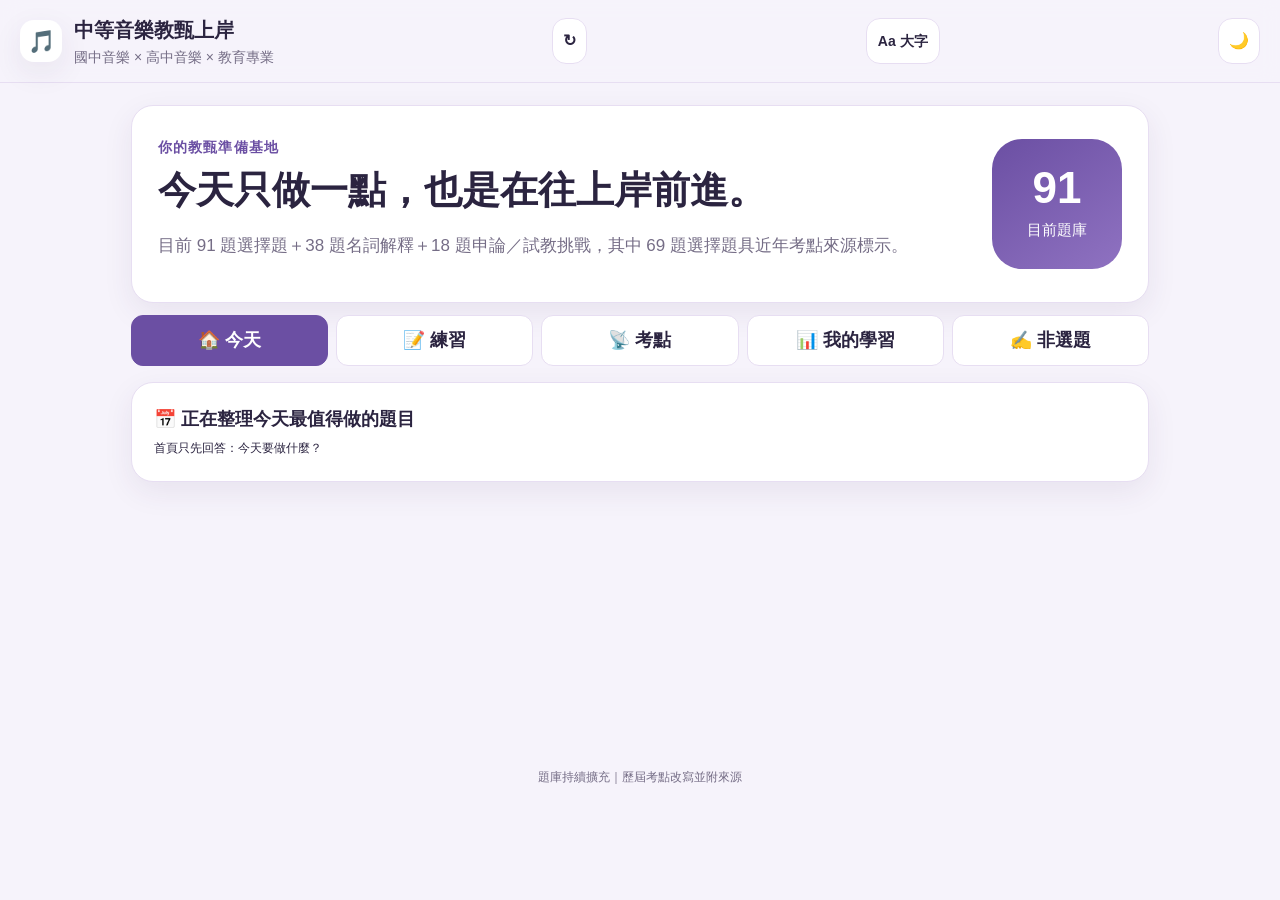
<file: index.html>
<!doctype html>
<html lang="zh-Hant">
<head>
  <meta charset="utf-8">
  <meta name="viewport" content="width=device-width, initial-scale=1, viewport-fit=cover">
  <meta name="theme-color" content="#6b4fa3">
  <title>中等音樂教甄上岸｜國中＋高中音樂</title>
  <script>try{document.documentElement.dataset.readingSize=localStorage.getItem('musicTeacherExamReadingSizeV1')||'large'}catch(e){document.documentElement.dataset.readingSize='large'}</script>
  <link rel="stylesheet" href="style.css">
</head>
<body>
  <header class="topbar">
    <div class="brand">
      <div class="brand-mark">🎵</div>
      <div>
        <h1>中等音樂教甄上岸</h1>
        <p>國中音樂 × 高中音樂 × 教育專業</p>
      </div>
    </div>
    <button onclick="location.reload()" class="ghost small">↻</button>
    <button id="themeBtn" class="ghost small">🌙</button>
  </header>

  <main class="container">
    <section id="homeView" class="view active">
      <section class="hero card">
        <div>
          <span class="eyebrow">你的教甄準備基地</span>
          <h2>今天只做一點，也是在往上岸前進。</h2>
          <p id="dataStatus" class="muted">核心題庫已載入，完整歷屆資料會依你使用的功能逐步載入。</p>
        </div>
        <div class="hero-kpi"><span id="totalQuestions">0</span><small>目前題庫</small></div>
      </section>

      <section class="stats-grid">
        <div class="stat card"><span class="icon">✅</span><div class="label">今日練習</div><div class="value"><strong id="todayPractice">0</strong><small> 題</small></div></div>
        <div class="stat card"><span class="icon">🎼</span><div class="label">國中音樂</div><div class="value"><strong id="juniorAccuracy">--</strong><small>%</small></div></div>
        <div class="stat card"><span class="icon">🎓</span><div class="label">高中音樂</div><div class="value"><strong id="seniorAccuracy">--</strong><small>%</small></div></div>
        <div class="stat card"><span class="icon">📚</span><div class="label">教育專業</div><div class="value"><strong id="eduAccuracy">--</strong><small>%</small></div></div>
        <div class="stat card"><span class="icon">❌</span><div class="label">錯題本</div><div class="value"><strong id="wrongCount">0</strong><small> 題</small></div></div>
        <div class="stat card"><span class="icon">🎯</span><div class="label">最弱主題</div><div id="weakestTopic" class="value text-value">尚無資料</div></div>
      </section>

      <section class="card section-card">
        <div class="section-title"><div><span class="eyebrow">今天就從這裡開始</span><h3>每日任務</h3></div></div>
        <div class="mode-grid">
          <button class="mode-card featured" data-mode="random10"><span class="mode-icon">📝</span><b>今日 10 題</b><small>國高中混合，先維持手感</small></button>
          <button class="mode-card" data-mode="wrong"><span class="mode-icon">❌</span><b>錯題複習</b><small>只重做曾經答錯的題目</small></button>
          <button class="mode-card" data-mode="all"><span class="mode-icon">🔥</span><b>綜合挑戰</b><small>使用目前全部選擇題</small></button>
        </div>
      </section>

      <section class="card section-card">
        <div class="section-title"><div><span class="eyebrow">依目標練習</span><h3>國中、高中分開準備</h3></div></div>
        <div class="mode-grid">
          <button class="mode-card" data-mode="junior"><span class="mode-icon">🏫</span><b>國中音樂</b><small>聯招、課綱、音樂專業</small></button>
          <button class="mode-card" data-mode="senior"><span class="mode-icon">🎓</span><b>高中音樂</b><small>音樂史、和聲、曲式、世界音樂</small></button>
          <button class="mode-card" data-mode="education"><span class="mode-icon">📚</span><b>教育專業</b><small>教育心理、課程、法規、班級經營</small></button>
        </div>
      </section>

      <section class="card section-card">
        <div class="section-title"><div><span class="eyebrow">近五年題庫</span><h3>依年度／學段／主題刷題</h3></div></div>
        <div style="display:grid;grid-template-columns:repeat(auto-fit,minmax(160px,1fr));gap:12px">
          <label>年度<select id="yearFilter"></select></label>
          <label>學段<select id="subjectFilter"><option value="">全部</option><option value="國中音樂">國中音樂</option><option value="高中音樂">高中音樂</option><option value="教育專業">教育專業</option></select></label>
          <label>主題<select id="topicFilter"></select></label>
        </div>
        <p id="filterCount" class="muted">正在整理可練習題數…</p>
        <button id="filteredQuizBtn" class="primary wide">🎯 開始篩選練習</button>
      </section>

      <section class="card section-card">
        <div class="section-title"><div><span class="eyebrow">非選題複習</span><h3>名詞解釋</h3></div></div>
        <p class="muted">先在心中說出定義，再翻答案。保留歷屆非選題真正需要的專業表達。</p>
        <button id="termBtn" class="primary wide">📖 抽一題名詞解釋</button>
      </section>

      <section class="card section-card">
        <div class="section-title"><div><span class="eyebrow">高中教甄</span><h3>申論／試教挑戰</h3></div></div>
        <button id="essayBtn" class="primary wide">✍️ 抽一題申論／試教題</button>
      </section>

      <section class="card section-card">
        <div class="section-title">
          <div><span class="eyebrow">學習紀錄</span><h3>弱點分析</h3></div>
          <button id="resetBtn" class="ghost danger small">清除紀錄</button>
        </div>
        <div id="weaknessList" class="weakness-list"><p class="muted">作答後會開始分析。</p></div>
      </section>
    </section>

    <section id="quizView" class="view">
      <div class="quiz-head">
        <button id="quitBtn" class="ghost small">← 返回</button>
        <div class="progress-wrap">
          <div class="progress-meta"><span id="questionProgress">1 / 10</span><span id="quizScore">答對 0</span></div>
          <div class="progress"><div id="progressBar"></div></div>
        </div>
      </div>
      <article class="question-card card">
        <div class="question-meta"><span id="questionSubject" class="pill"></span><span id="questionTopic" class="pill subtle"></span><span id="questionLevel" class="pill subtle"></span></div>
        <h2 id="questionText"></h2>
        <div id="options" class="options"></div>
        <div id="feedback" class="feedback hidden"><div id="feedbackTitle" class="feedback-title"></div><p id="explanation"></p><div id="sourceBox" class="source-box"></div></div>
        <button id="nextBtn" class="primary hidden">下一題 →</button>
      </article>
    </section>

    <section id="termView" class="view">
      <div class="quiz-head"><button id="termBackBtn" class="ghost small">← 返回</button></div>
      <article class="question-card card">
        <div class="question-meta"><span id="termLevel" class="pill"></span><span id="termTopic" class="pill subtle"></span></div>
        <span class="eyebrow">請解釋下列名詞</span>
        <h2 id="termName"></h2>
        <p id="termZh" class="muted"></p>
        <button id="showTermBtn" class="primary wide">👀 看解答</button>
        <div id="termAnswer" class="feedback hidden"></div>
        <button id="nextTermBtn" class="ghost wide">再抽一題</button>
      </article>
    </section>

    <section id="essayView" class="view">
      <div class="quiz-head"><button id="essayBackBtn" class="ghost small">← 返回</button></div>
      <article class="question-card card">
        <div class="question-meta"><span id="essayLevel" class="pill"></span><span id="essayTopic" class="pill subtle"></span></div>
        <h2 id="essayQuestion"></h2>
        <div class="essay-tools"><textarea id="essayAnswer" rows="10"></textarea></div>
        <button id="showHintBtn" class="primary">看答題提示</button>
        <div id="essayHint" class="feedback hidden"></div>
        <button id="nextEssayBtn" class="ghost wide">再抽一題</button>
      </article>
    </section>

    <section id="resultView" class="view">
      <section class="result-card card">
        <div id="resultEmoji" class="result-emoji">🎉</div>
        <h2 id="resultTitle">完成！</h2>
        <div class="score-big"><span id="resultScore">0</span><small>%</small></div>
        <p id="resultSummary" class="muted"></p>
        <div class="result-actions"><button id="retryBtn" class="primary">再練一次</button><button id="homeBtn" class="ghost">回首頁</button></div>
      </section>
    </section>
  </main>

  <footer><span>題庫持續擴充｜歷屆考點改寫並附來源</span></footer>

  <script src="questions.js?v=20260820v2"></script>
  <script src="terms.js?v=20260820v2"></script>
  <script src="essay_prompts.js?v=20260820v2"></script>
  <script src="detailed_answers.js?v=20260820v2"></script>
  <script src="app.js?v=20260824v3"></script>
  <script src="data_sync_v2.js?v=20260820v2"></script>
  <script src="navigation_state.js?v=20260820v2"></script>
  <script src="home_organizer.js?v=20260820v2"></script>
  <script src="performance_data_loader_v2.js?v=20260824v2f"></script>
  <script src="detailed_answer_ui.js?v=20260820v2"></script>
  <script src="reading_accessibility.js?v=20260823v1"></script>
</body>
</html>
</file>
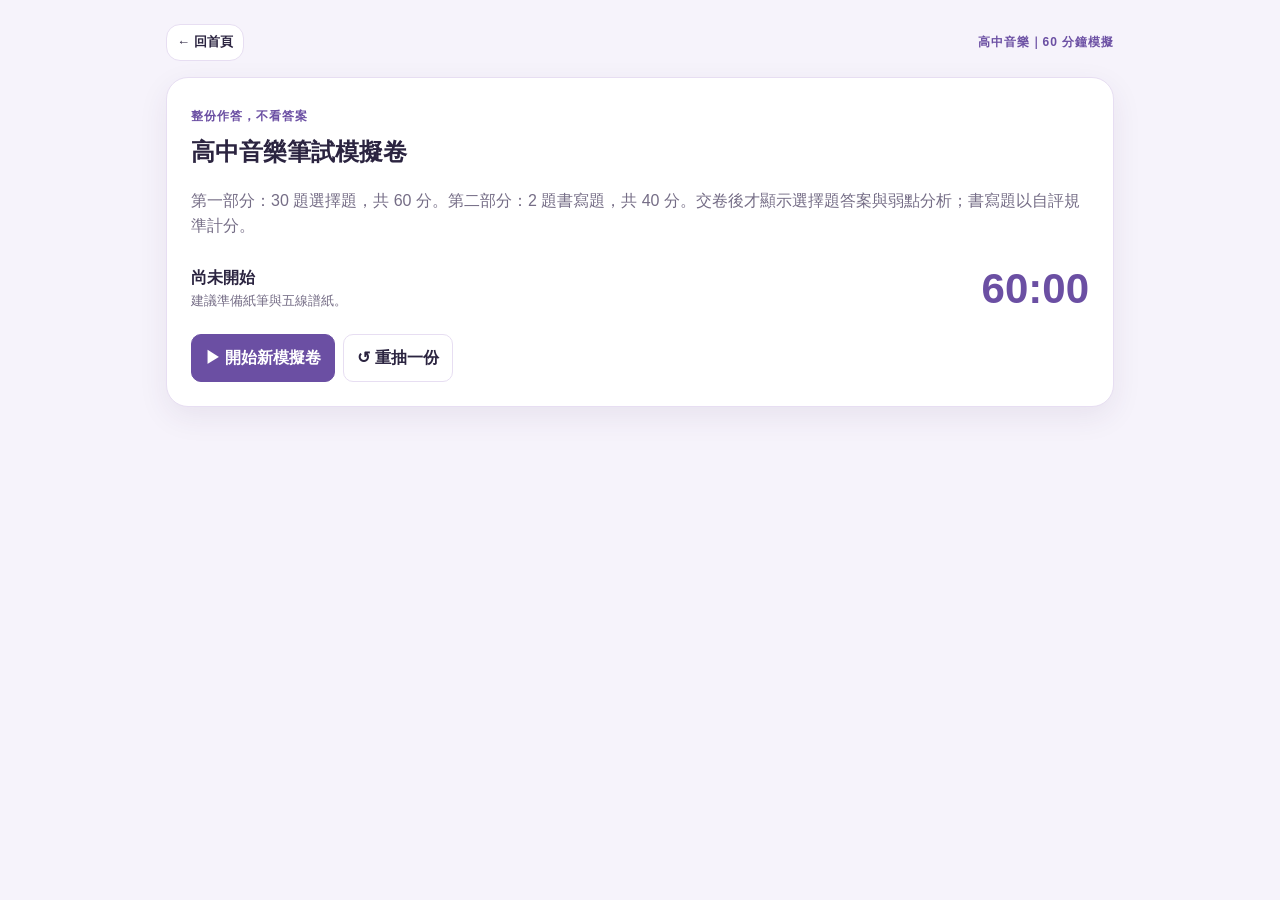
<file: mock_exam.html>
<!doctype html>
<html lang="zh-Hant">
<head>
  <meta charset="utf-8">
  <meta name="viewport" content="width=device-width, initial-scale=1, viewport-fit=cover">
  <meta name="theme-color" content="#6b4fa3">
  <title>高中音樂筆試模擬卷｜中等音樂教甄上岸</title>
  <link rel="stylesheet" href="style.css">
  <style>
    .mock-wrap{max-width:980px;margin:0 auto;padding:24px 16px 48px}.mock-top{display:flex;justify-content:space-between;gap:12px;align-items:center;margin-bottom:16px}.mock-hero,.mock-card{padding:24px;margin-bottom:16px}.mock-timer{font-size:42px;font-weight:900;color:var(--brand)}.mock-progress{display:flex;justify-content:space-between;gap:12px;align-items:center}.mock-q{padding:18px 0;border-top:1px solid var(--line)}.mock-q:first-child{border-top:0}.mock-q h3{font-size:17px;line-height:1.6}.mock-options{display:grid;gap:8px}.mock-options label{display:flex;gap:9px;align-items:flex-start;padding:10px 12px;border:1px solid var(--line);border-radius:11px;cursor:pointer}.mock-written textarea{width:100%;min-height:180px;border:1px solid var(--line);border-radius:12px;background:var(--panel);color:inherit;padding:12px;font:inherit;line-height:1.6;box-sizing:border-box}.mock-actions{display:flex;gap:8px;flex-wrap:wrap}.mock-actions button,.mock-actions a{border:1px solid var(--line);background:var(--panel);color:inherit;border-radius:10px;padding:10px 13px;font-weight:800;text-decoration:none;cursor:pointer}.mock-actions .go{background:var(--brand);color:#fff;border-color:var(--brand)}.mock-result-grid{display:grid;grid-template-columns:repeat(3,1fr);gap:10px}.mock-stat{padding:15px;border:1px solid var(--line);border-radius:12px}.mock-stat b{font-size:26px;display:block}.mock-topic{display:flex;justify-content:space-between;gap:12px;padding:9px 0;border-bottom:1px solid var(--line)}.mock-hidden{display:none!important}.mock-note{font-size:13px;color:var(--muted);line-height:1.6}.mock-checks{display:grid;gap:8px;margin-top:10px}.mock-checks label{display:flex;gap:8px;align-items:flex-start}@media(max-width:700px){.mock-result-grid{grid-template-columns:1fr}.mock-top{align-items:flex-start;flex-direction:column}.mock-timer{font-size:34px}}
  </style>
</head>
<body>
  <div class="mock-wrap">
    <div class="mock-top"><a class="ghost small" href="index.html" style="text-decoration:none">← 回首頁</a><span class="eyebrow">高中音樂｜60 分鐘模擬</span></div>
    <section class="card mock-hero">
      <span class="eyebrow">整份作答，不看答案</span>
      <h1 style="margin:6px 0 8px">高中音樂筆試模擬卷</h1>
      <p class="muted">第一部分：30 題選擇題，共 60 分。第二部分：2 題書寫題，共 40 分。交卷後才顯示選擇題答案與弱點分析；書寫題以自評規準計分。</p>
      <div class="mock-progress"><div><b id="mockStatus">尚未開始</b><div class="mock-note">建議準備紙筆與五線譜紙。</div></div><div id="mockTimer" class="mock-timer">60:00</div></div>
      <div class="mock-actions" style="margin-top:12px"><button id="mockStart" class="go">▶ 開始新模擬卷</button><button id="mockReset">↺ 重抽一份</button></div>
    </section>

    <section id="mockPaper" class="mock-hidden">
      <section class="card mock-card"><span class="eyebrow">第一部分｜60 分</span><h2>選擇題 30 題</h2><div id="mcQuestions"></div></section>
      <section class="card mock-card"><span class="eyebrow">第二部分｜40 分</span><h2>書寫題 2 題</h2><div id="writtenQuestions"></div><div class="mock-actions" style="margin-top:16px"><button id="mockSubmit" class="go">📮 交卷</button></div></section>
    </section>

    <section id="mockResult" class="card mock-card mock-hidden">
      <span class="eyebrow">本次模擬結果</span><h2>成績與弱點報告</h2>
      <div class="mock-result-grid">
        <div class="mock-stat"><small>選擇題</small><b id="mcScore">0</b><span>/ 60</span></div>
        <div class="mock-stat"><small>書寫題自評</small><b id="writtenScore">0</b><span>/ 40</span></div>
        <div class="mock-stat"><small>總分</small><b id="totalScore">0</b><span>/ 100</span></div>
      </div>
      <div id="mockSummary" class="mock-note" style="margin-top:14px"></div>
      <h3>選擇題弱點</h3><div id="topicReport"></div>
      <h3>錯題回看</h3><div id="wrongReview"></div>
      <div class="mock-actions" style="margin-top:16px"><button id="mockAgain" class="go">再考一份</button><a href="written_practice.html">去做書寫／分析實戰</a></div>
    </section>
  </div>

  <script src="questions.js"></script>
  <script src="questions_recent.js"></script>
  <script src="questions_official_111_115.js"></script>
  <script src="mock_exam.js?v=20260818"></script>
</body>
</html>
</file>
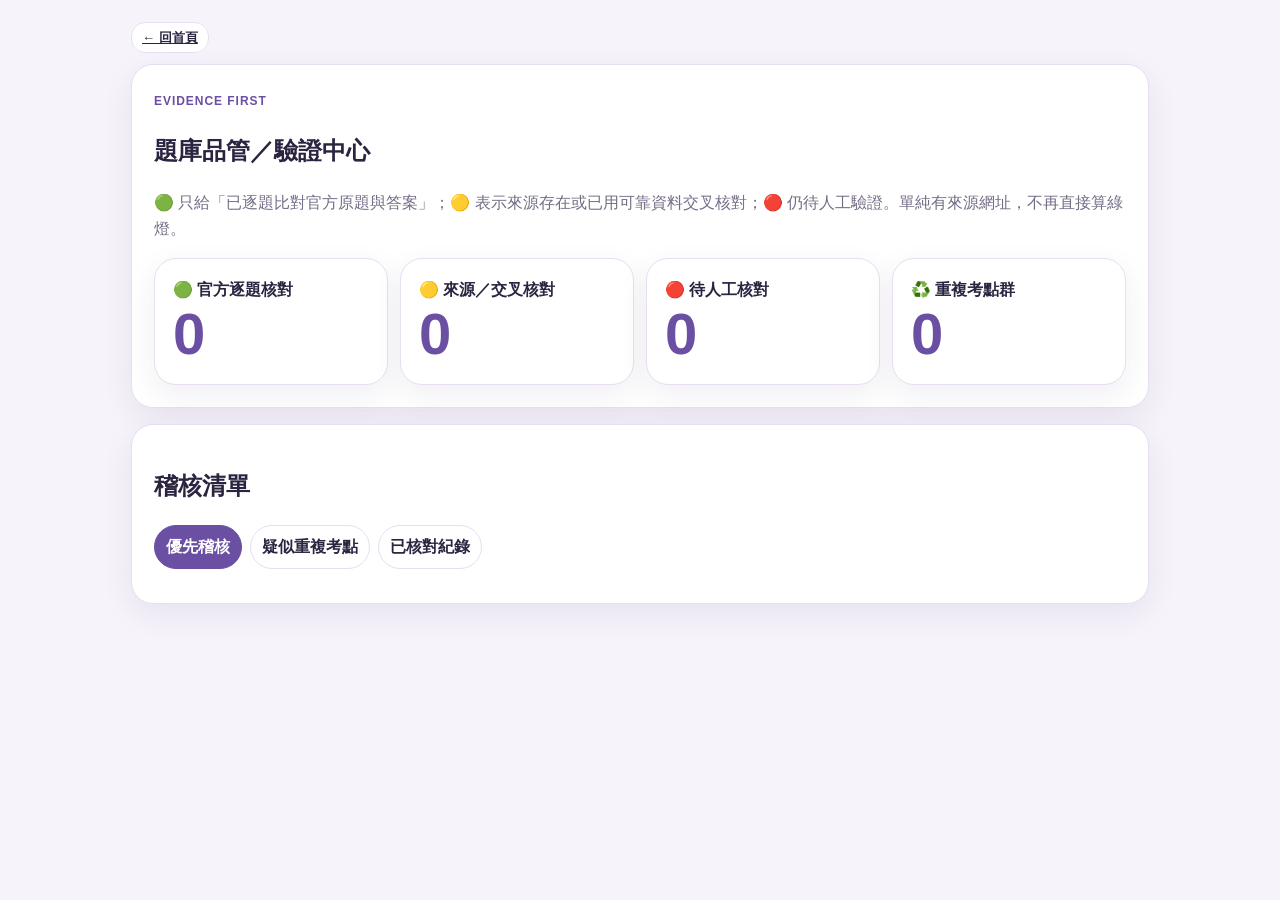
<file: quality_center.html>
<!doctype html><html lang="zh-Hant"><head><meta charset="utf-8"><meta name="viewport" content="width=device-width,initial-scale=1"><title>題庫品管中心｜中等音樂教甄上岸</title><link rel="stylesheet" href="style.css"><style>.qc{max-width:1050px;margin:auto;padding:24px 16px 50px}.qc-grid{display:grid;grid-template-columns:repeat(4,1fr);gap:12px}.qc-stat{padding:18px}.qc-list{display:grid;gap:10px}.qc-row{padding:14px;border:1px solid var(--line);border-radius:12px}.qc-badge{display:inline-block;padding:4px 9px;border-radius:999px;font-size:12px;font-weight:800}.green{background:#dcfce7;color:#166534}.yellow{background:#fef3c7;color:#92400e}.red{background:#fee2e2;color:#991b1b}.blue{background:#dbeafe;color:#1e40af}.qc-row a{word-break:break-all}.qc-note{margin-top:8px;padding:9px 11px;border-radius:9px;background:var(--soft);font-size:13px;line-height:1.55}.qc-tabs{display:flex;gap:8px;flex-wrap:wrap;margin:12px 0}.qc-tabs button{border:1px solid var(--line);background:var(--panel);color:inherit;border-radius:999px;padding:8px 11px;font-weight:800;cursor:pointer}.qc-tabs button.active{background:var(--brand);color:#fff;border-color:var(--brand)}@media(max-width:760px){.qc-grid{grid-template-columns:1fr 1fr}}</style></head><body><main class="qc"><a class="ghost small" href="index.html">← 回首頁</a><section class="card section-card" style="margin-top:14px"><span class="eyebrow">Evidence first</span><h1>題庫品管／驗證中心</h1><p class="muted">🟢 只給「已逐題比對官方原題與答案」；🟡 表示來源存在或已用可靠資料交叉核對；🔴 仍待人工驗證。單純有來源網址，不再直接算綠燈。</p><div class="qc-grid"><div class="card qc-stat"><b>🟢 官方逐題核對</b><div id="qGreen" class="score-big">0</div></div><div class="card qc-stat"><b>🟡 來源／交叉核對</b><div id="qYellow" class="score-big">0</div></div><div class="card qc-stat"><b>🔴 待人工核對</b><div id="qRed" class="score-big">0</div></div><div class="card qc-stat"><b>♻️ 重複考點群</b><div id="qDup" class="score-big">0</div></div></div></section><section class="card section-card"><h2>稽核清單</h2><div class="qc-tabs"><button class="active" data-qc-tab="priority">優先稽核</button><button data-qc-tab="duplicate">疑似重複考點</button><button data-qc-tab="verified">已核對紀錄</button></div><div id="qcList" class="qc-list"></div></section></main><script src="questions.js"></script><script src="questions_recent.js"></script><script src="questions_official_111_115.js"></script><script src="source_index.js"></script><script src="verification_registry.js"></script><script src="quality_center.js?v=20260818b"></script></body></html>
</file>
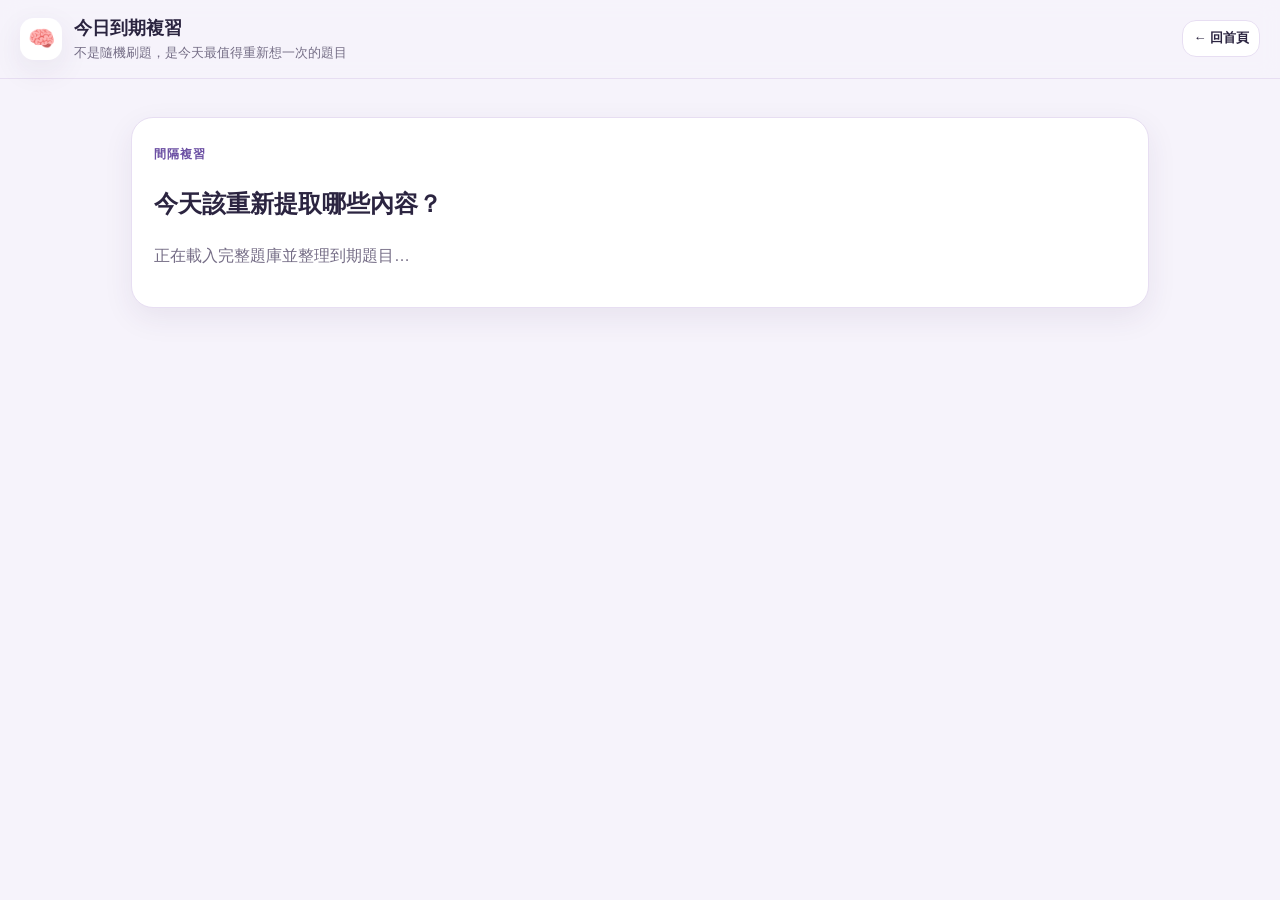
<file: review.html>
<!doctype html>
<html lang="zh-Hant">
<head>
  <meta charset="utf-8">
  <meta name="viewport" content="width=device-width, initial-scale=1, viewport-fit=cover">
  <meta name="theme-color" content="#6b4fa3">
  <title>今日到期複習｜中等音樂教甄上岸</title>
  <link rel="stylesheet" href="style.css">
</head>
<body>
  <header class="topbar"><div class="brand"><div class="brand-mark">🧠</div><div><h1>今日到期複習</h1><p>不是隨機刷題，是今天最值得重新想一次的題目</p></div></div><a class="ghost small" href="index.html" style="text-decoration:none">← 回首頁</a></header>
  <main class="container">
    <section id="reviewIntro" class="view active card section-card"><span class="eyebrow">間隔複習</span><h2>今天該重新提取哪些內容？</h2><p id="reviewStatus" class="muted">正在載入完整題庫並整理到期題目…</p></section>
    <section id="reviewQuiz" class="view">
      <div class="quiz-head"><a href="index.html" class="ghost small" style="text-decoration:none">← 返回</a><div class="progress-wrap"><div class="progress-meta"><span id="reviewProgress">1 / 10</span><span id="reviewScore">答對 0</span></div><div class="progress"><div id="reviewBar"></div></div></div></div>
      <article class="question-card card"><div class="question-meta"><span id="reviewSubject" class="pill"></span><span id="reviewTopic" class="pill subtle"></span><span id="reviewState" class="pill subtle"></span><span id="reviewReason" class="pill subtle"></span></div><div id="reviewReasonText" class="feedback" style="margin:0 0 14px;padding:11px 13px"></div><h2 id="reviewQuestion"></h2><div id="reviewOptions" class="options"></div><div id="reviewFeedback" class="feedback hidden"><div id="reviewFeedbackTitle" class="feedback-title"></div><p id="reviewExplanation"></p><div id="reviewNext" style="font-weight:700;margin:8px 0"></div><div id="reviewSource" class="source-box"></div></div><button id="reviewNextBtn" class="primary hidden wide">下一題 →</button></article>
    </section>
    <section id="reviewResult" class="view"><section class="result-card card"><div class="result-emoji">🧠</div><span class="eyebrow">今日到期複習完成</span><h2>把記憶再拉回來一次</h2><div class="score-big"><span id="reviewResultScore">0</span><small>%</small></div><p id="reviewResultText" class="muted"></p><div class="result-actions"><a class="primary" href="index.html" style="text-decoration:none">回首頁看記憶狀態</a></div></section></section>
  </main>
  <script src="questions.js"></script>
  <script src="questions_recent.js"></script>
  <script src="review_question_loader.js?v=20260819b"></script>
  <script src="review.js?v=20260819c"></script>
  <script src="review_option_details.js?v=20260819d"></script>
</body>
</html>
</file>
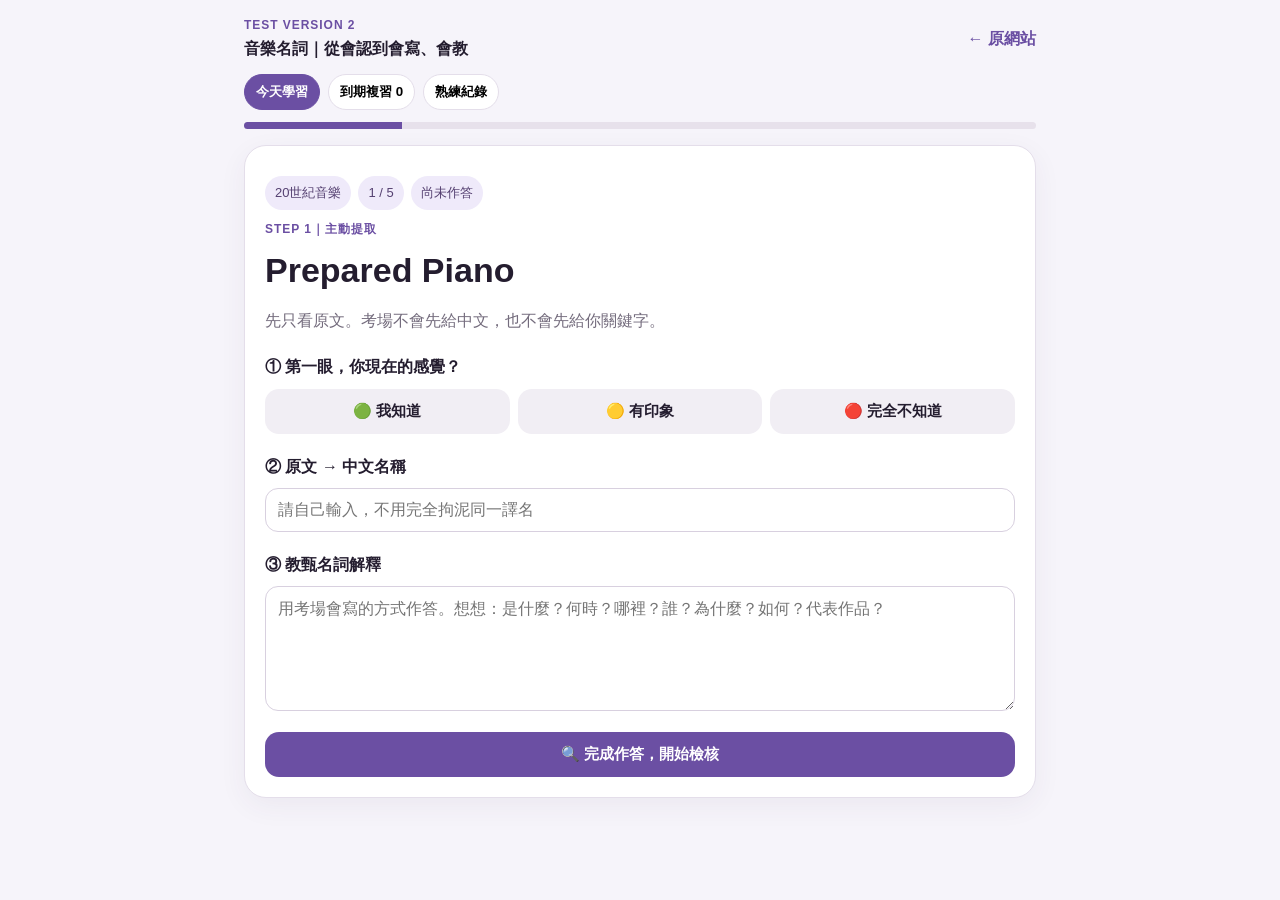
<file: term-prototype-v2.html>
<!doctype html>
<html lang="zh-Hant">
<head>
<meta charset="utf-8"><meta name="viewport" content="width=device-width,initial-scale=1,viewport-fit=cover">
<title>音樂名詞學習 Prototype v2</title>
<style>
:root{--bg:#f6f4fa;--card:#fff;--text:#241d2f;--muted:#746c7d;--line:#e4deea;--accent:#6b4fa3;--soft:#efeafa;--good:#2f7d55;--warn:#aa7526;--bad:#ae4d4d}*{box-sizing:border-box}body{margin:0;background:var(--bg);color:var(--text);font-family:-apple-system,BlinkMacSystemFont,"Segoe UI","Noto Sans TC",sans-serif;line-height:1.65}.wrap{max-width:820px;margin:auto;padding:16px 14px 54px}.top{display:flex;justify-content:space-between;align-items:center;gap:12px;margin-bottom:12px}.top a{color:var(--accent);text-decoration:none;font-weight:800}.eyebrow{font-size:12px;letter-spacing:.08em;font-weight:900;color:var(--accent)}.card{background:var(--card);border:1px solid var(--line);border-radius:22px;padding:20px;box-shadow:0 8px 28px rgba(60,43,82,.06)}.term{font-size:34px;line-height:1.25;margin:10px 0 4px}.muted{color:var(--muted)}.chips{display:flex;gap:7px;flex-wrap:wrap;margin:10px 0}.chip{font-size:13px;padding:6px 10px;border-radius:999px;background:var(--soft);color:#554071}.q{font-weight:900;margin:20px 0 8px}.choices,.rating{display:grid;grid-template-columns:repeat(3,1fr);gap:8px}.btn{border:0;border-radius:14px;padding:13px 12px;font-size:15px;font-weight:850;cursor:pointer}.choice,.secondary{background:#f1eef4;color:var(--text)}.choice.active{outline:3px solid #cdbbe8;background:#eee7f8}.primary{width:100%;margin-top:12px;background:var(--accent);color:#fff}.secondary{width:100%;margin-top:10px}.input,textarea{width:100%;border:1px solid #d8d0df;border-radius:13px;padding:12px;font-size:16px;background:#fff;color:var(--text)}textarea{min-height:125px;resize:vertical}.hidden{display:none}.answer{border-top:1px solid var(--line);margin-top:20px;padding-top:18px}.grid{display:grid;grid-template-columns:repeat(2,1fr);gap:9px}.box{padding:12px;border:1px solid var(--line);border-radius:14px;background:#f9f7fb}.box b{display:block;font-size:13px;color:var(--accent);margin-bottom:4px}.check{display:flex;gap:10px;align-items:flex-start;padding:10px 0;border-bottom:1px dashed var(--line)}.check input{width:20px;height:20px;margin-top:2px}.scoregrid{display:grid;grid-template-columns:repeat(3,1fr);gap:8px;margin-top:15px}.scorebox{text-align:center;padding:13px;border-radius:15px;background:#f8f6fa;border:1px solid var(--line)}.scorebox strong{font-size:24px;display:block}.teacher{margin-top:14px;padding:15px;border-radius:16px;background:#fbf8ef;border:1px solid #ece1c2}.teacher p{margin:6px 0}.teachTask{margin-top:12px;padding:12px;border-radius:14px;background:#f5f2f8}.mastery{margin-top:15px;padding:14px;border-radius:16px;background:#f3eff8;text-align:center;font-weight:850}.progress{height:7px;border-radius:999px;background:#e7e1eb;overflow:hidden;margin:10px 0 16px}.progress span{display:block;height:100%;background:var(--accent);width:20%}.good{color:var(--good)}.warn{color:var(--warn)}.bad{color:var(--bad)}.small{font-size:13px}.review{margin-top:10px;padding:12px;border-radius:14px;background:#eef6f0}.tabs{display:flex;gap:8px;flex-wrap:wrap;margin-bottom:12px}.tab{border:1px solid var(--line);background:#fff;padding:8px 11px;border-radius:999px;font-weight:800;cursor:pointer}.tab.active{background:var(--accent);color:#fff;border-color:var(--accent)}@media(max-width:600px){.choices,.rating,.grid,.scoregrid{grid-template-columns:1fr}.term{font-size:29px}.card{padding:17px}}
</style>
</head>
<body><div class="wrap">
<div class="top"><div><div class="eyebrow">TEST VERSION 2</div><b>音樂名詞｜從會認到會寫、會教</b></div><a href="./">← 原網站</a></div>
<div class="tabs"><button class="tab active" id="learnTab">今天學習</button><button class="tab" id="reviewTab">到期複習 <span id="dueCount">0</span></button><button class="tab" id="statsTab">熟練紀錄</button></div>
<section id="learnPanel"><div class="progress"><span id="progressBar"></span></div><article class="card">
<div class="chips"><span class="chip" id="topic"></span><span class="chip" id="counter"></span><span class="chip" id="stateChip">尚未作答</span></div>
<div class="eyebrow">STEP 1｜主動提取</div><h1 class="term" id="term"></h1><p class="muted">先只看原文。考場不會先給中文，也不會先給你關鍵字。</p>
<div class="q">① 第一眼，你現在的感覺？</div><div class="choices" id="confidence"><button class="btn choice" data-v="2">🟢 我知道</button><button class="btn choice" data-v="1">🟡 有印象</button><button class="btn choice" data-v="0">🔴 完全不知道</button></div>
<div class="q">② 原文 → 中文名稱</div><input class="input" id="zhInput" placeholder="請自己輸入，不用完全拘泥同一譯名">
<div class="q">③ 教甄名詞解釋</div><textarea id="explainInput" placeholder="用考場會寫的方式作答。想想：是什麼？何時？哪裡？誰？為什麼？如何？代表作品？"></textarea>
<button class="btn primary" id="revealBtn">🔍 完成作答，開始檢核</button>
<section id="answer" class="answer hidden"><div class="eyebrow">STEP 2｜核對，而不是只看答案</div><h2 id="zh"></h2><h3>📖 核心定義</h3><p id="definition"></p><h3>🎯 教甄答題重點</h3><p id="exam"></p>
<h3>🧭 人事時地物 × 音樂版 5W</h3><div class="grid" id="fivew"></div>
<h3>✅ 得分點檢核</h3><p class="muted small">請勾「你剛才真的有寫到」的內容，不是現在看答案才覺得會。</p><div id="checklist"></div>
<div class="scoregrid"><div class="scorebox"><span>🧠 辨識力</span><strong id="recog">—</strong><small>原文→中文</small></div><div class="scorebox"><span>✍️ 表達力</span><strong id="expr">—</strong><small>實際寫到得分點</small></div><div class="scorebox"><span>👩‍🏫 教學力</span><strong id="teachScore">—</strong><small>能否轉化說明</small></div></div>
<div class="teacher"><b>👩‍🏫 STEP 3｜如果我是老師，我怎麼教？</b><div id="teacher"></div><div class="teachTask"><b>30 秒教師挑戰</b><p class="muted small">假設國中生問：「老師，這到底跟我有什麼關係？」請用生活化方式說明。</p><textarea id="teachInput" placeholder="例如：可以從日常聲音、空間、身體、手機錄音、流行音樂經驗切入……"></textarea><div class="rating"><button class="btn choice teachRate" data-v="0">還說不清楚</button><button class="btn choice teachRate" data-v="1">可以簡單說</button><button class="btn choice teachRate" data-v="2">可以設計活動</button></div></div></div>
<div class="mastery" id="mastery">完成檢核後會判定目前階段</div><div class="review" id="reviewInfo"></div><button class="btn primary" id="saveBtn">💾 儲存這次學習紀錄</button><button class="btn secondary" id="nextBtn">下一個名詞 →</button></section>
</article></section>
<section id="reviewPanel" class="hidden"><article class="card"><div class="eyebrow">間隔複習</div><h2>今天到期的名詞</h2><p class="muted">只有跨時間仍能主動回想，才算真的熟悉。</p><div id="dueList"></div></article></section>
<section id="statsPanel" class="hidden"><article class="card"><div class="eyebrow">學習履歷</div><h2>我到底熟了哪些？</h2><div id="statsList"></div></article></section>
</div>
<script>
const TERMS=[
{id:'piano',term:'Prepared Piano',zh:['預置鋼琴','加料鋼琴'],topic:'20世紀音樂',definition:'在鋼琴琴弦之間或琴弦上放置螺絲、橡皮、金屬等物件，改變原本的音色與共鳴。',exam:'答題至少要寫「改變鋼琴標準發聲方式」與 John Cage；若能舉 Sonatas and Interludes 更完整。',w:{'🎵 What｜是什麼':'在琴弦間或琴弦上放置物件，改變鋼琴音色與共鳴。','🕰️ When｜何時':'20世紀，特別與 1940 年代 Cage 的創作實踐相關。','🌍 Where｜哪裡':'美國20世紀實驗音樂脈絡。','👤 Who｜誰':'John Cage。','💡 Why｜為什麼':'擴張鋼琴音色與打擊效果，也回應實際演出條件。','🎼 Works｜代表作':'Sonatas and Interludes。'},keys:['在琴弦間／琴弦上放置物件','改變鋼琴音色或共鳴','John Cage','20世紀','Sonatas and Interludes'],teacher:['🎧 先比較一般鋼琴與預置鋼琴聲音。','👀 看琴內放置不同材質的照片。','🎮 用「材質卡」猜測音色會怎麼改變。','🤔 問：一件樂器的身分，是外型決定還是聲音決定？']},
{id:'cori',term:'Cori Spezzati',zh:['分置合唱','分置合唱團'],topic:'文藝復興音樂',definition:'將兩組或多組合唱團分置於不同空間位置，以交替、呼應或合唱形成空間性的複合聲響。',exam:'答題要抓到「多組合唱團＋空間分置」，再連結威尼斯、聖馬可大教堂、Gabrieli。',w:{'🎵 What｜是什麼':'多組合唱團分置不同位置，形成交替與立體聲響。','🕰️ When｜何時':'文藝復興晚期至早期巴洛克。','🌍 Where｜哪裡':'義大利威尼斯，尤其聖馬可大教堂。','👤 Who｜誰':'Andrea Gabrieli、Giovanni Gabrieli。','💡 Why｜為什麼':'利用教堂建築與多處唱經樓形成空間對答。','🎼 Works｜代表作':'Gabrieli 多合唱作品，可連結 Sacrae symphoniae。'},keys:['兩組或多組合唱團','空間分置','威尼斯','聖馬可大教堂','Gabrieli'],teacher:['👀 先看聖馬可大教堂內部空間。','🎧 聽左右／前後對答的聲響。','🎮 全班分兩組站不同位置做節奏呼應。','🤔 問：建築會不會反過來改變作曲方式？']},
{id:'hexa',term:'Hexachord',zh:['六音音列','六音階系統'],topic:'中世紀與樂理',definition:'由六個音構成的音列；中世紀視唱理論以 ut–re–mi–fa–sol–la 六音系統組織音高。',exam:'重點連結 Guido of Arezzo、solmization，並知道 natural、hard、soft hexachord。',w:{'🎵 What｜是什麼':'以 ut–re–mi–fa–sol–la 六音為核心的視唱與音高組織。','🕰️ When｜何時':'中世紀。','🌍 Where｜哪裡':'西歐教會音樂與音樂教育脈絡。','👤 Who｜誰':'Guido of Arezzo。','🛠️ How｜如何':'natural、hard、soft 三類 hexachord，配合 mutation。','🔗 Related｜相關':'solmization、Guidonian hand。'},keys:['六個音','ut re mi fa sol la','中世紀','Guido of Arezzo','solmization'],teacher:['🎤 直接唱 ut–re–mi–fa–sol–la。','✋ 搭配 Guidonian hand。','🧩 把 natural／hard／soft 六音卡分類。','🤔 問：沒有鋼琴與App時，陌生旋律怎麼教？']},
{id:'poly',term:'Polytonality',zh:['多調性'],topic:'20世紀音樂',definition:'同一時間並置兩個或以上可辨識的調性中心；兩個調性並置也常稱 bitonality。',exam:'最重要是「同時存在多個可辨識調性中心」，不要與 atonality 混淆。',w:{'🎵 What｜是什麼':'同時出現兩個或以上可辨識調性中心。','🕰️ When｜何時':'20世紀常見和聲語法。','💡 Why｜為什麼':'擴張傳統調性，增加和聲衝突與層次。','🛠️ How｜如何':'不同聲部或樂器群同時維持不同調性。','⚠️ Compare｜別混淆':'bitonality 是其中兩個調性並置；atonality 則無明確調性中心。'},keys:['兩個或以上調性','同時並置','可辨識調性中心','20世紀','不要與無調性混淆'],teacher:['🎹 一手彈 C 大調、一手彈另一調性，直接聽衝突。','🧩 用兩組不同調號卡疊在一起。','🤔 問：同時有兩個「家」會是沒有家嗎？藉此比較多調性與無調性。']},
{id:'mystic',term:'Mystic Chord',zh:['神祕和弦'],topic:'20世紀音樂',definition:'與 Alexander Scriabin 密切相關的六音和弦集合，常以四度與增四度關係描述其特殊和聲色彩。',exam:'看到 Scriabin、Prometheus 要能立即連結；答題可寫六音集合與特殊四度結構。',w:{'🎵 What｜是什麼':'Scriabin 常用的六音和聲集合，具有特殊四度堆疊色彩。','🕰️ When｜何時':'20世紀初。','🌍 Where｜哪裡':'俄羅斯／俄國現代主義脈絡。','👤 Who｜誰':'Alexander Scriabin。','🛠️ How｜如何':'常以四度、增四度等關係描述其排列。','🎼 Works｜代表作':'Prometheus: The Poem of Fire。'},keys:['六音和弦／集合','Scriabin','四度或增四度關係','20世紀初','Prometheus'],teacher:['🎹 先彈傳統三和弦，再彈神祕和弦比較色彩。','👀 把音程堆疊畫成「積木」。','🎨 請學生替兩種和弦畫顏色或線條，再回到和聲結構。','🤔 問：和弦一定要由三度堆疊嗎？']}
];
const KEY='musicTermPrototypeV2';let idx=0,confidence=null,teach=0,checks=[];const $=id=>document.getElementById(id);const norm=s=>String(s||'').toLowerCase().replace(/[\s／\/、，,。．.\-—_]/g,'');function load(){try{return JSON.parse(localStorage.getItem(KEY))||{}}catch{return {}}}function saveData(d){localStorage.setItem(KEY,JSON.stringify(d))}function today(){return new Date().toISOString().slice(0,10)}function addDays(n){const d=new Date();d.setDate(d.getDate()+n);return d.toISOString().slice(0,10)}
function render(){const t=TERMS[idx];confidence=null;teach=0;checks=[];$('term').textContent=t.term;$('topic').textContent=t.topic;$('counter').textContent=`${idx+1} / ${TERMS.length}`;$('progressBar').style.width=`${(idx+1)/TERMS.length*100}%`;$('stateChip').textContent='尚未作答';$('zhInput').value='';$('explainInput').value='';$('teachInput').value='';$('answer').classList.add('hidden');document.querySelectorAll('.choice').forEach(x=>x.classList.remove('active'));}
$('confidence').addEventListener('click',e=>{const b=e.target.closest('[data-v]');if(!b)return;confidence=+b.dataset.v;[...$('confidence').children].forEach(x=>x.classList.remove('active'));b.classList.add('active')});
document.addEventListener('click',e=>{const b=e.target.closest('.teachRate');if(!b)return;teach=+b.dataset.v;document.querySelectorAll('.teachRate').forEach(x=>x.classList.remove('active'));b.classList.add('active');updateScores()});
function recognitionScore(t){const a=norm($('zhInput').value);if(!a)return 0;if(t.zh.some(z=>a===norm(z)))return 100;if(t.zh.some(z=>a.includes(norm(z))||norm(z).includes(a)))return 70;return 20}
function updateScores(){const t=TERMS[idx],r=recognitionScore(t),e=t.keys.length?Math.round(checks.filter(Boolean).length/t.keys.length*100):0,ts=teach*50;$('recog').textContent=r+'%';$('expr').textContent=e+'%';$('teachScore').textContent=ts+'%';let stage='🔴 陌生';if(r>=70&&e<40)stage='🟡 認得，但還寫不完整';if(r>=70&&e>=40)stage='🟢 可以主動回想';if(r>=90&&e>=70&&ts>=50)stage='🔵 接近熟練，等待延遲複習';$('mastery').textContent=stage;const days=stage.includes('陌生')?1:stage.includes('寫不完整')?2:stage.includes('主動回想')?3:7;$('reviewInfo').textContent=`建議下次複習：${addDays(days)}。今天答對不等於熟練；跨時間仍能寫出來才升級。`;return {r,e,ts,stage,days}}
$('revealBtn').onclick=()=>{const t=TERMS[idx];$('answer').classList.remove('hidden');$('zh').textContent=t.zh.join('／');$('definition').textContent=t.definition;$('exam').textContent=t.exam;$('fivew').innerHTML=Object.entries(t.w).map(([k,v])=>`<div class="box"><b>${k}</b>${v}</div>`).join('');checks=t.keys.map(()=>false);$('checklist').innerHTML=t.keys.map((k,i)=>`<label class="check"><input type="checkbox" data-i="${i}"><span>${k}</span></label>`).join('');$('teacher').innerHTML=t.teacher.map(x=>`<p>${x}</p>`).join('');$('stateChip').textContent=confidence===2?'自評：知道':confidence===1?'自評：有印象':'自評：不知道';updateScores();$('answer').scrollIntoView({behavior:'smooth',block:'start'})};
$('checklist').addEventListener('change',e=>{if(e.target.matches('input[type=checkbox]')){checks[+e.target.dataset.i]=e.target.checked;updateScores()}});
$('saveBtn').onclick=()=>{const t=TERMS[idx],s=updateScores(),d=load();d[t.id]=d[t.id]||{history:[]};d[t.id].history.push({date:today(),recognition:s.r,expression:s.e,teaching:s.ts,confidence,stage:s.stage,answer:$('explainInput').value});d[t.id].nextReview=addDays(s.days);d[t.id].stage=s.stage;saveData(d);renderDue();renderStats();$('saveBtn').textContent='✅ 已儲存';setTimeout(()=>$('saveBtn').textContent='💾 儲存這次學習紀錄',900)};
$('nextBtn').onclick=()=>{idx=(idx+1)%TERMS.length;render();window.scrollTo({top:0,behavior:'smooth'})};
function renderDue(){const d=load(),now=today();const due=TERMS.filter(t=>d[t.id]?.nextReview&&d[t.id].nextReview<=now);$('dueCount').textContent=due.length;$('dueList').innerHTML=due.length?due.map(t=>`<div class="box" style="margin:8px 0"><b>${t.term}</b>${t.zh.join('／')}<br><span class="muted small">目前：${d[t.id].stage||'待複習'}｜到期 ${d[t.id].nextReview}</span><br><button class="btn secondary reviewOne" data-id="${t.id}">現在複習</button></div>`).join(''):'<p class="muted">目前沒有到期項目。先完成幾題並儲存學習紀錄。</p>'}
function renderStats(){const d=load();$('statsList').innerHTML=TERMS.map(t=>{const x=d[t.id],last=x?.history?.[x.history.length-1];return `<div class="box" style="margin:8px 0"><b>${t.term}｜${t.zh[0]}</b>${x?`${x.stage}<br><span class="small muted">辨識 ${last?.recognition??0}%｜表達 ${last?.expression??0}%｜教學 ${last?.teaching??0}%｜下次 ${x.nextReview||'—'}</span>`:'<span class="muted">尚未留下學習紀錄</span>'}</div>`}).join('')}
document.addEventListener('click',e=>{const b=e.target.closest('.reviewOne');if(!b)return;const i=TERMS.findIndex(t=>t.id===b.dataset.id);if(i>=0){idx=i;switchTab('learn');render()}});
function switchTab(name){$('learnPanel').classList.toggle('hidden',name!=='learn');$('reviewPanel').classList.toggle('hidden',name!=='review');$('statsPanel').classList.toggle('hidden',name!=='stats');$('learnTab').classList.toggle('active',name==='learn');$('reviewTab').classList.toggle('active',name==='review');$('statsTab').classList.toggle('active',name==='stats')}
$('learnTab').onclick=()=>switchTab('learn');$('reviewTab').onclick=()=>{renderDue();switchTab('review')};$('statsTab').onclick=()=>{renderStats();switchTab('stats')};render();renderDue();renderStats();
</script></body></html>
</file>
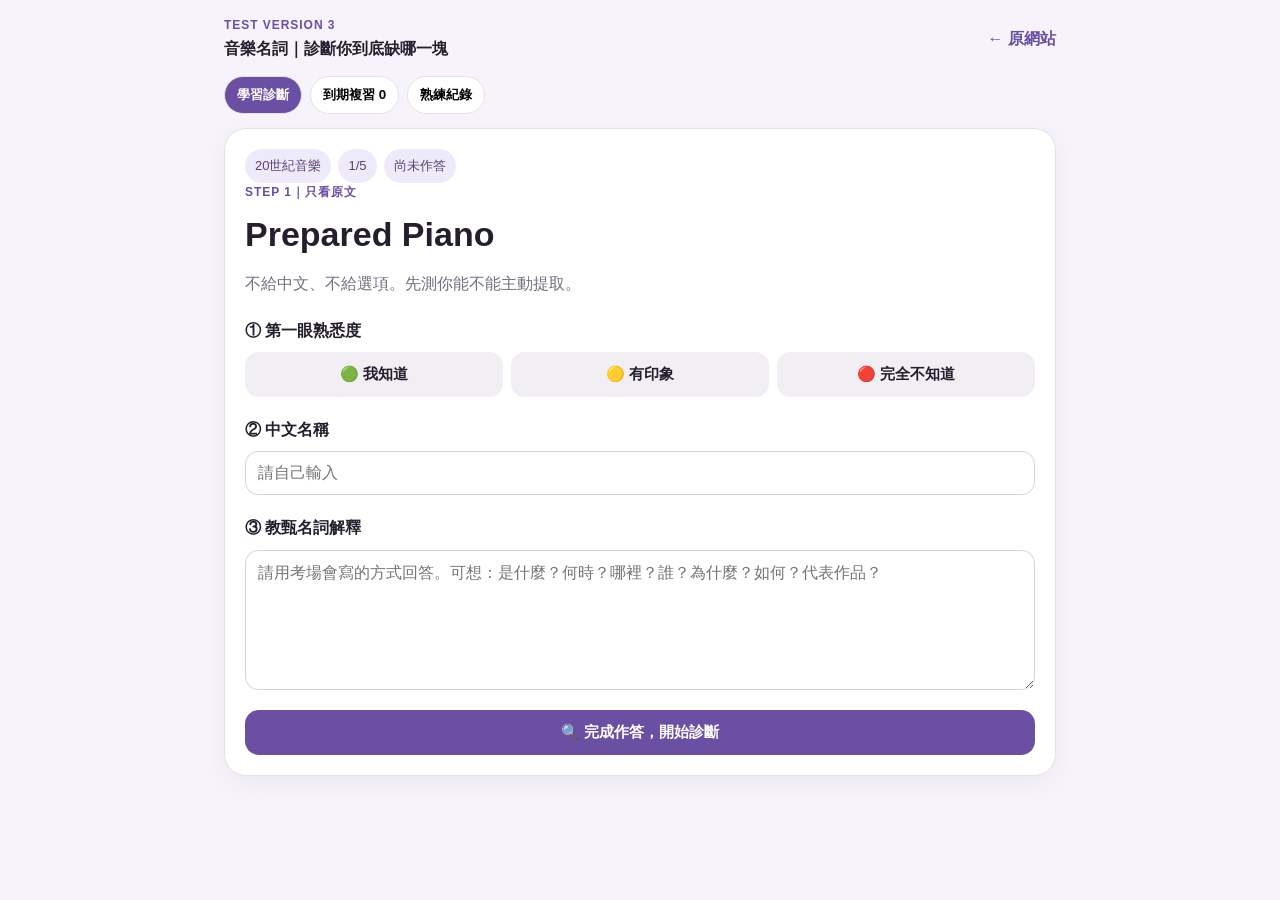
<file: term-prototype-v3.html>
<!doctype html>
<html lang="zh-Hant">
<head>
<meta charset="utf-8"><meta name="viewport" content="width=device-width,initial-scale=1,viewport-fit=cover">
<title>音樂名詞診斷 Prototype v3</title>
<style>
:root{--bg:#f6f4fa;--card:#fff;--text:#251f2d;--muted:#756d7d;--line:#e6e0ea;--accent:#6b4fa3;--soft:#efeafa;--good:#2f7d55;--warn:#a9772b;--bad:#ad4c4c}*{box-sizing:border-box}body{margin:0;background:var(--bg);color:var(--text);font-family:-apple-system,BlinkMacSystemFont,"Segoe UI","Noto Sans TC",sans-serif;line-height:1.65}.wrap{max-width:860px;margin:auto;padding:16px 14px 56px}.top{display:flex;justify-content:space-between;align-items:center;gap:12px}.top a{color:var(--accent);font-weight:800;text-decoration:none}.eyebrow{font-size:12px;letter-spacing:.08em;font-weight:900;color:var(--accent)}.tabs{display:flex;gap:8px;flex-wrap:wrap;margin:14px 0}.tab{border:1px solid var(--line);background:#fff;border-radius:999px;padding:9px 12px;font-weight:800}.tab.active{background:var(--accent);color:#fff}.card{background:var(--card);border:1px solid var(--line);border-radius:22px;padding:20px;box-shadow:0 8px 26px rgba(62,42,88,.06)}.chips{display:flex;gap:7px;flex-wrap:wrap}.chip{background:var(--soft);color:#594274;border-radius:999px;padding:6px 10px;font-size:13px}.term{font-size:34px;line-height:1.2;margin:12px 0 4px}.muted{color:var(--muted)}.q{font-weight:900;margin:20px 0 8px}.choices{display:grid;grid-template-columns:repeat(3,1fr);gap:8px}.btn{border:0;border-radius:14px;padding:13px 12px;font-weight:850;font-size:15px;cursor:pointer}.choice,.secondary{background:#f1eef4;color:var(--text)}.choice.active{outline:3px solid #cdbde7;background:#eee7f8}.primary{width:100%;margin-top:12px;background:var(--accent);color:#fff}.secondary{width:100%;margin-top:10px}.input,textarea{width:100%;border:1px solid #d8d0df;border-radius:13px;padding:12px;font-size:16px;background:#fff;color:var(--text)}textarea{min-height:140px;resize:vertical}.hidden{display:none}.answer{margin-top:20px;border-top:1px solid var(--line);padding-top:18px}.diag{display:grid;grid-template-columns:repeat(2,1fr);gap:9px;margin:10px 0}.box{padding:12px;border:1px solid var(--line);border-radius:14px;background:#faf8fb}.box b{display:block;font-size:13px;color:var(--accent);margin-bottom:4px}.hit{background:#eef7f1}.miss{background:#fff3f1}.hit b{color:var(--good)}.miss b{color:var(--bad)}.scoregrid{display:grid;grid-template-columns:repeat(3,1fr);gap:8px}.scorebox{text-align:center;border:1px solid var(--line);border-radius:15px;padding:13px;background:#f8f6fa}.scorebox strong{display:block;font-size:24px}.teacher,.confuse{margin-top:14px;padding:15px;border-radius:16px}.teacher{background:#fbf8ef;border:1px solid #ece1c2}.confuse{background:#f2f7fb;border:1px solid #dce9f2}.confuse button{display:block;width:100%;margin-top:8px}.review{margin-top:12px;padding:13px;border-radius:14px;background:#eef6f0}.listrow{padding:12px 0;border-bottom:1px solid var(--line)}.good{color:var(--good)}.warn{color:var(--warn)}.bad{color:var(--bad)}@media(max-width:620px){.choices,.diag,.scoregrid{grid-template-columns:1fr}.term{font-size:29px}.card{padding:17px}}
</style>
</head>
<body><div class="wrap">
<div class="top"><div><div class="eyebrow">TEST VERSION 3</div><b>音樂名詞｜診斷你到底缺哪一塊</b></div><a href="./">← 原網站</a></div>
<div class="tabs"><button class="tab active" data-panel="learn">學習診斷</button><button class="tab" data-panel="review">到期複習 <span id="dueCount">0</span></button><button class="tab" data-panel="stats">熟練紀錄</button></div>
<section id="learnPanel"><article class="card">
<div class="chips"><span id="topic" class="chip"></span><span id="counter" class="chip"></span><span id="state" class="chip">尚未作答</span></div>
<div class="eyebrow">STEP 1｜只看原文</div><h1 id="term" class="term"></h1><p class="muted">不給中文、不給選項。先測你能不能主動提取。</p>
<div class="q">① 第一眼熟悉度</div><div class="choices" id="confidence"><button class="btn choice" data-v="2">🟢 我知道</button><button class="btn choice" data-v="1">🟡 有印象</button><button class="btn choice" data-v="0">🔴 完全不知道</button></div>
<div class="q">② 中文名稱</div><input id="zhInput" class="input" placeholder="請自己輸入">
<div class="q">③ 教甄名詞解釋</div><textarea id="explainInput" placeholder="請用考場會寫的方式回答。可想：是什麼？何時？哪裡？誰？為什麼？如何？代表作品？"></textarea>
<button id="revealBtn" class="btn primary">🔍 完成作答，開始診斷</button>
<section id="answer" class="answer hidden">
<div class="eyebrow">STEP 2｜系統初步診斷</div><h2 id="zh"></h2><p id="definition"></p>
<div id="diagnosis" class="diag"></div>
<div class="review"><b>📌 診斷結果</b><div id="advice"></div></div>
<h3>🎯 教甄完整答題重點</h3><p id="exam"></p>
<h3>🧭 人事時地物 × 音樂版 5W</h3><div id="fivew" class="diag"></div>
<div class="teacher"><b>👩‍🏫 如果我是老師，我可以怎麼教？</b><div id="teacher"></div><div class="q">30 秒教師挑戰</div><textarea id="teachInput" placeholder="請用學生聽得懂的方式說明，或寫一個小活動。"></textarea></div>
<div class="confuse"><b>⚔️ 相似名詞辨析</b><p id="confuseQ"></p><div id="confuseBtns"></div><p id="confuseFeedback" class="muted"></p></div>
<div class="scoregrid"><div class="scorebox">🧠 辨識力<strong id="recognition">0</strong><small>/100</small></div><div class="scorebox">✍️ 表達力<strong id="expression">0</strong><small>/100</small></div><div class="scorebox">👩‍🏫 教學力<strong id="teaching">—</strong><small>完成教師挑戰後更新</small></div></div>
<button id="saveBtn" class="btn primary">💾 儲存本次學習</button><button id="nextBtn" class="btn secondary">下一題 →</button>
</section></article></section>
<section id="reviewPanel" class="hidden"><article class="card"><h2>到期複習</h2><div id="reviewList"></div></article></section>
<section id="statsPanel" class="hidden"><article class="card"><h2>熟練紀錄</h2><div id="statsList"></div></article></section>
</div>
<script>
const TERMS=[
{id:'prepared',term:'Prepared Piano',zh:['預置鋼琴','加料鋼琴'],topic:'20世紀音樂',definition:'在鋼琴琴弦之間或琴弦上放置螺絲、橡皮、金屬等物件，改變原本音色與共鳴。',exam:'20世紀實驗音樂的重要技法，與 John Cage 密切相關。可寫出在琴弦間放置異物改變音色，並舉 Sonatas and Interludes 為代表作品。',dims:[['🎵 What｜是什麼',['預置','鋼琴','琴弦','音色']],['🕰️ When｜何時',['20世紀','1940']],['🌍 Where｜何地',['美國']],['👤 Who｜誰',['John Cage','Cage','凱吉','凱基']],['🛠️ How｜如何',['螺絲','橡皮','金屬','琴弦','放置']],['🎼 Works｜作品',['Sonatas and Interludes','奏鳴曲與間奏曲']]],teacher:['先比較一般鋼琴與預置鋼琴的聲音。','看琴內加料的照片，猜材質如何改變音色。','最後用「人物＋作法＋聲響＋作品」寫成名詞解釋。'],confuse:{q:'Prepared Piano 最容易和哪一概念混淆？',choices:['特殊調弦 Scordatura','機遇音樂 Aleatory Music','多調性 Polytonality'],a:0,why:'Prepared Piano 是改變鋼琴發聲條件；Scordatura 則是改變弦樂器標準定弦。兩者都在改變原本聲響條件，但方法不同。'}},
{id:'cori',term:'Cori Spezzati',zh:['分置合唱','分置合唱團'],topic:'文藝復興音樂',definition:'將兩組或多組合唱團分置於不同空間位置，以交替、呼應或合唱形成空間性的複合聲響。',exam:'應寫出文藝復興晚期威尼斯樂派、聖馬可大教堂、多合唱團空間分置，以及 Andrea／Giovanni Gabrieli。',dims:[['🎵 What｜是什麼',['合唱團','分置','呼應','空間']],['🕰️ When｜何時',['文藝復興','巴洛克']],['🌍 Where｜何地',['威尼斯','聖馬可']],['👤 Who｜誰',['Gabrieli','加布里埃利']],['💡 Why｜為何',['建築','唱經樓','空間']],['🎼 Works｜作品',['Sacrae symphoniae','神聖交響曲']]],teacher:['先看聖馬可大教堂空間，再聽多合唱對答。','全班分成兩組站不同位置，以節奏或短旋律互答。','最後討論：建築空間會不會影響作曲方法？'],confuse:{q:'Cori Spezzati 的核心不是哪一項？',choices:['多組合唱團空間分置','威尼斯與聖馬可大教堂','單一旋律所有聲部完全同奏'],a:2,why:'它的特色在空間分置與對答，不是單純所有聲部同奏。'}},
{id:'hex',term:'Hexachord',zh:['六音音列','六音階系統'],topic:'中世紀與樂理',definition:'中世紀視唱理論中以 ut–re–mi–fa–sol–la 六音系統組織音高與視唱。',exam:'應寫出六個唱名、Guido of Arezzo、solmization，以及 natural／hard／soft hexachord。',dims:[['🎵 What｜是什麼',['六音','ut','re','mi','fa','sol','la']],['🕰️ When｜何時',['中世紀']],['👤 Who｜誰',['Guido','Arezzo','圭多']],['🛠️ How｜如何',['solmization','唱名','視唱']],['🔗 類型',['natural','hard','soft']],['🔗 Related｜相關',['Guidonian hand','mutation']]],teacher:['直接唱 ut–re–mi–fa–sol–la。','搭配 Guidonian hand 圖像。','把 natural／hard／soft 做成分類卡遊戲。'],confuse:{q:'Hexachord 與現代七聲音階最大的不同是？',choices:['核心以六個唱名組織','一定是十二平均律','只能用在器樂'],a:0,why:'Hexachord 的核心是六音與中世紀 solmization 系統。'}},
{id:'poly',term:'Polytonality',zh:['多調性'],topic:'20世紀音樂',definition:'同一時間並置兩個或以上可辨識的調性中心；兩個調性並置常稱 bitonality。',exam:'重點要寫「同時存在多個可辨識調性中心」，並與 atonality 無調性區別。',dims:[['🎵 What｜是什麼',['調性中心','多個','同時','並置']],['🕰️ When｜何時',['20世紀']],['🛠️ How｜如何',['聲部','不同調性','並置']],['⚠️ Compare｜比較',['bitonality','雙調性']],['⚠️ 不要混淆',['無調性','atonality']],['💡 Why｜為何',['擴張','和聲','調性']]],teacher:['先播放單一調性，再播放不同調性層疊片段。','讓兩組學生同時唱不同調的短旋律。','問：有衝突感就一定是無調性嗎？'],confuse:{q:'Polytonality 與 Atonality 的關鍵差異是？',choices:['多調性仍有可辨識調性中心','多調性完全沒有調性中心','兩者完全相同'],a:0,why:'多調性是多個調性中心同時存在；無調性則避免建立傳統調性中心。'}},
{id:'mystic',term:'Mystic Chord',zh:['神祕和弦'],topic:'20世紀音樂',definition:'與 Alexander Scriabin 密切相關的六音和弦集合，常以四度與增四度關係描述其特殊和聲色彩。',exam:'應連結 Scriabin 與 Prometheus；可補充其六音結構及四度堆疊特色。',dims:[['🎵 What｜是什麼',['六音','和弦']],['🕰️ When｜何時',['20世紀']],['👤 Who｜誰',['Scriabin','史克里亞賓']],['🛠️ How｜結構',['四度','增四度']],['🎼 Works｜作品',['Prometheus','普羅米修斯']],['💡 Why｜特色',['和聲色彩','神祕']]],teacher:['先聽和弦色彩，再猜它不像傳統三和弦的原因。','把六個音做成音卡，觀察音程關係。','最後用「人物＋結構＋作品」寫成名詞解釋。'],confuse:{q:'Mystic Chord 最直接應連結哪位作曲家？',choices:['Scriabin','Debussy','Bartók'],a:0,why:'Mystic Chord 是 Scriabin 最具代表性的和聲語彙之一。'}}
];
const KEY='termProtoV3';let idx=0,confidence=null,currentDiag=null,confuseOK=false;
const $=id=>document.getElementById(id);const norm=s=>(s||'').toLowerCase().replace(/\s+/g,'');
function load(){try{return JSON.parse(localStorage.getItem(KEY))||{}}catch{return{}}}function save(x){localStorage.setItem(KEY,JSON.stringify(x))}
function render(){const t=TERMS[idx];$('topic').textContent=t.topic;$('counter').textContent=`${idx+1}/${TERMS.length}`;$('term').textContent=t.term;$('state').textContent='尚未作答';$('zhInput').value='';$('explainInput').value='';$('teachInput').value='';$('answer').classList.add('hidden');confidence=null;confuseOK=false;document.querySelectorAll('#confidence .choice').forEach(b=>b.classList.remove('active'))}
function diagnosis(t,text){return t.dims.map(([label,keys])=>{const hits=keys.filter(k=>norm(text).includes(norm(k)));return{label,hit:hits.length>0,found:hits}})}
function reveal(){const t=TERMS[idx],zh=norm($('zhInput').value),essay=$('explainInput').value;const zhOK=t.zh.some(z=>zh.includes(norm(z))||norm(z).includes(zh)&&zh.length>=2);currentDiag=diagnosis(t,essay);$('zh').textContent=`${t.zh.join('／')} ${zhOK?'✅':'⚠️'}`;$('definition').textContent=t.definition;$('diagnosis').innerHTML=currentDiag.map(d=>`<div class="box ${d.hit?'hit':'miss'}"><b>${d.hit?'✅':'缺漏'} ${d.label}</b>${d.hit?`有抓到：${d.found.join('、')}`:'這一塊目前沒有明顯關鍵詞'}</div>`).join('');const missing=currentDiag.filter(d=>!d.hit).map(d=>d.label.split('｜')[0]).join('、');const hitCount=currentDiag.filter(d=>d.hit).length;const exp=Math.round(hitCount/currentDiag.length*100);$('advice').innerHTML=missing?`你目前有寫到 ${hitCount}/${currentDiag.length} 個面向。下一輪優先補：<b>${missing}</b>。`:`六個面向都有抓到，可以進入延遲回想。`;$('exam').textContent=t.exam;$('fivew').innerHTML=t.dims.map(([label,keys])=>`<div class="box"><b>${label}</b>${keys.join('、')}</div>`).join('');$('teacher').innerHTML=t.teacher.map(x=>`<p>${x}</p>`).join('');$('confuseQ').textContent=t.confuse.q;$('confuseBtns').innerHTML=t.confuse.choices.map((c,i)=>`<button class="btn secondary confuseChoice" data-i="${i}">${c}</button>`).join('');document.querySelectorAll('.confuseChoice').forEach(b=>b.onclick=()=>{const ok=Number(b.dataset.i)===t.confuse.a;confuseOK=ok;$('confuseFeedback').textContent=(ok?'✅ ':'❌ ')+t.confuse.why;});$('recognition').textContent=zhOK?(confidence===2?100:80):(confidence===0?20:40);$('expression').textContent=exp;$('teaching').textContent='—';$('answer').classList.remove('hidden');$('state').textContent=exp>=80&&zhOK?'接近熟練':'仍需補強'}
function saveProgress(){const t=TERMS[idx],db=load();if(!currentDiag)return;const zhOK=t.zh.some(z=>norm($('zhInput').value).includes(norm(z))||norm(z).includes(norm($('zhInput').value))&&$('zhInput').value.length>=2);const exp=Math.round(currentDiag.filter(d=>d.hit).length/currentDiag.length*100);const teach=$('teachInput').value.trim();const teaching=teach.length>=18?100:teach.length>=8?70:30;$('teaching').textContent=teaching;const rec=zhOK?(confidence===2?100:80):(confidence===0?20:40);const mastery=Math.round(rec*.35+exp*.45+teaching*.15+(confuseOK?100:30)*.05);const days=mastery>=85?7:mastery>=65?3:1;const next=new Date(Date.now()+days*86400000);db[t.id]={term:t.term,rec,exp,teaching,mastery,next:next.toISOString().slice(0,10),updated:new Date().toISOString()};save(db);$('state').textContent=mastery>=85?'🟢 熟練中':mastery>=65?'🟡 理解中':'🔴 待補強';renderLists();alert(`已儲存：總掌握 ${mastery}%｜${days} 天後複習`)}
function renderLists(){const db=load(),today=new Date().toISOString().slice(0,10),rows=TERMS.map(t=>db[t.id]).filter(Boolean),due=rows.filter(r=>r.next<=today);$('dueCount').textContent=due.length;$('reviewList').innerHTML=due.length?due.map(r=>`<div class="listrow"><b>${r.term}</b><br><span class="bad">已到複習日</span>｜掌握 ${r.mastery}%</div>`).join(''):'<p class="muted">目前沒有到期名詞。</p>';$('statsList').innerHTML=rows.length?rows.sort((a,b)=>a.mastery-b.mastery).map(r=>`<div class="listrow"><b>${r.term}</b><br>🧠 ${r.rec}%｜✍️ ${r.exp}%｜👩‍🏫 ${r.teaching}%｜總掌握 ${r.mastery}%<br><span class="muted">下次複習：${r.next}</span></div>`).join(''):'<p class="muted">還沒有學習紀錄。</p>'}
document.querySelectorAll('#confidence .choice').forEach(b=>b.onclick=()=>{confidence=Number(b.dataset.v);document.querySelectorAll('#confidence .choice').forEach(x=>x.classList.remove('active'));b.classList.add('active')});$('revealBtn').onclick=reveal;$('saveBtn').onclick=saveProgress;$('nextBtn').onclick=()=>{idx=(idx+1)%TERMS.length;render()};document.querySelectorAll('.tab').forEach(tab=>tab.onclick=()=>{document.querySelectorAll('.tab').forEach(x=>x.classList.remove('active'));tab.classList.add('active');['learn','review','stats'].forEach(p=>$(p+'Panel').classList.toggle('hidden',p!==tab.dataset.panel));renderLists()});render();renderLists();
</script></body></html>
</file>
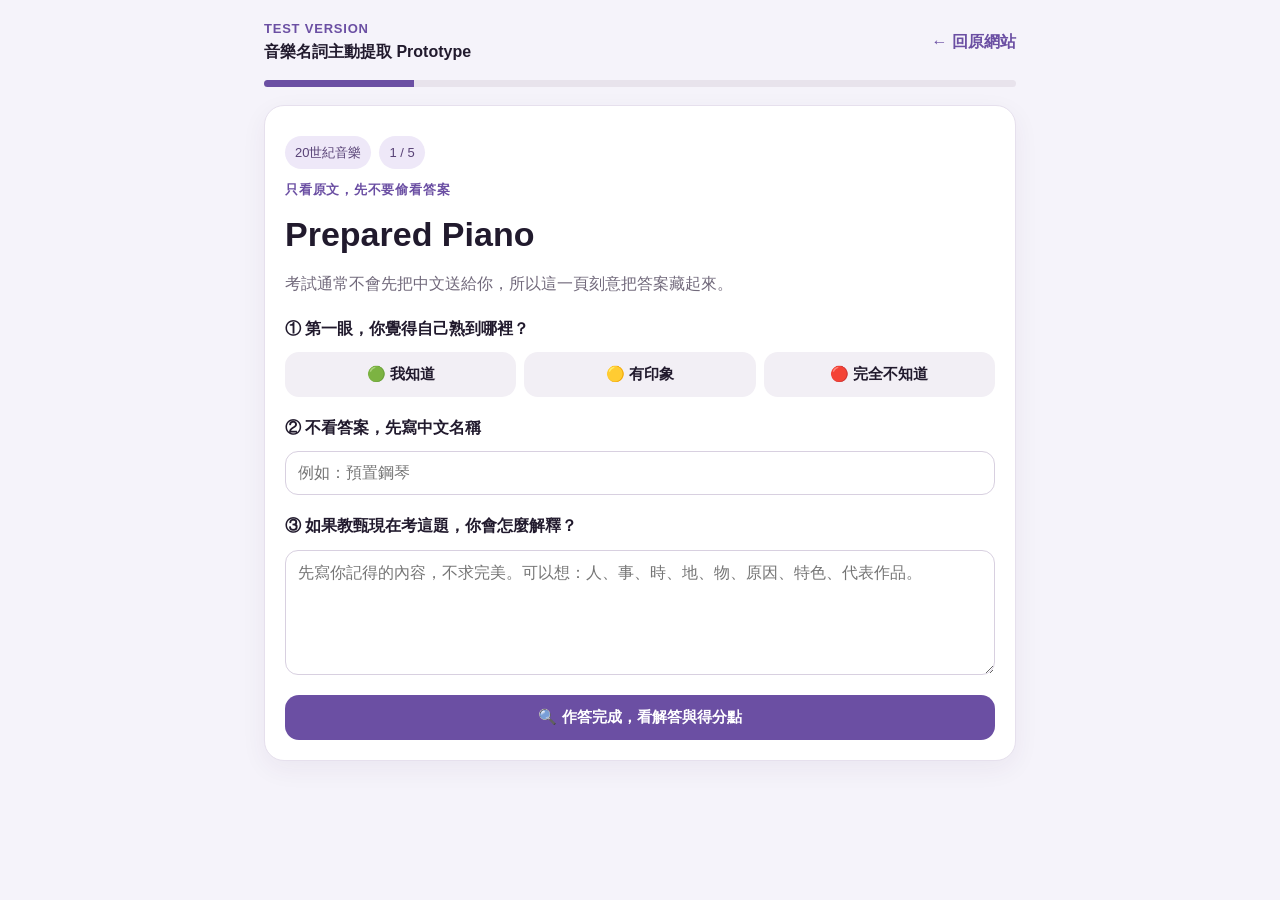
<file: term-prototype.html>
<!doctype html>
<html lang="zh-Hant">
<head>
<meta charset="utf-8">
<meta name="viewport" content="width=device-width, initial-scale=1, viewport-fit=cover">
<title>音樂名詞學習 Prototype</title>
<style>
:root{--bg:#f5f3fa;--card:#fff;--text:#211a2d;--muted:#71697b;--line:#e6e0ed;--accent:#6b4fa3;--soft:#eee8f8;--good:#2f7d55;--warn:#b57922;--bad:#b14a4a}*{box-sizing:border-box}body{margin:0;background:var(--bg);color:var(--text);font-family:-apple-system,BlinkMacSystemFont,"Segoe UI","Noto Sans TC",sans-serif;line-height:1.65}.wrap{max-width:780px;margin:auto;padding:18px 14px 48px}.top{display:flex;justify-content:space-between;align-items:center;gap:12px;margin-bottom:14px}.top a{color:var(--accent);text-decoration:none;font-weight:700}.card{background:var(--card);border:1px solid var(--line);border-radius:20px;padding:20px;box-shadow:0 8px 26px rgba(62,42,88,.06)}.eyebrow{font-size:13px;color:var(--accent);font-weight:800;letter-spacing:.06em}.chips{display:flex;gap:8px;flex-wrap:wrap;margin:10px 0}.chip{padding:6px 10px;border-radius:999px;background:var(--soft);font-size:13px;color:#584276}.term{font-size:34px;line-height:1.25;margin:12px 0 4px}.muted{color:var(--muted)}.question{margin:18px 0 10px;font-weight:800}.choices{display:grid;grid-template-columns:repeat(3,1fr);gap:8px}.btn{border:0;border-radius:14px;padding:13px 12px;font-size:15px;font-weight:800;cursor:pointer}.choice{background:#f2eff5;color:var(--text)}.choice.active{outline:3px solid #cdbde8;background:#eee7f8}.primary{background:var(--accent);color:#fff;width:100%;margin-top:12px}.secondary{background:#eeeaf2;color:#493d57;width:100%;margin-top:10px}.input,textarea{width:100%;border:1px solid #d8d0e0;border-radius:13px;padding:12px;font-size:16px;background:#fff;color:var(--text)}textarea{min-height:125px;resize:vertical}.hidden{display:none}.answer{margin-top:18px;border-top:1px solid var(--line);padding-top:18px}.answer h3{margin:0 0 6px}.grid{display:grid;grid-template-columns:repeat(2,1fr);gap:10px;margin:12px 0}.box{padding:12px;border-radius:14px;background:#f7f5fa;border:1px solid var(--line)}.box b{display:block;font-size:13px;color:var(--accent);margin-bottom:4px}.score{display:grid;grid-template-columns:repeat(3,1fr);gap:8px;margin-top:14px}.score .box{text-align:center}.score strong{font-size:22px;display:block}.good{color:var(--good)}.warn{color:var(--warn)}.bad{color:var(--bad)}.teacher{margin-top:14px;padding:15px;background:#fbf8ef;border-radius:16px;border:1px solid #eee4c8}.teacher b{display:block;margin-bottom:8px}.teacher p{margin:5px 0}.status{margin-top:14px;font-weight:800;text-align:center}.small{font-size:13px}.progress{height:7px;background:#e8e3ec;border-radius:999px;overflow:hidden;margin:10px 0 18px}.progress span{display:block;height:100%;background:var(--accent);width:20%}@media(max-width:560px){.choices,.score,.grid{grid-template-columns:1fr}.term{font-size:29px}.card{padding:17px}}
</style>
</head>
<body>
<div class="wrap">
  <div class="top"><div><div class="eyebrow">TEST VERSION</div><b>音樂名詞主動提取 Prototype</b></div><a href="./">← 回原網站</a></div>
  <div class="progress"><span id="progressBar"></span></div>
  <article class="card">
    <div class="chips"><span class="chip" id="topic"></span><span class="chip" id="counter"></span></div>
    <div class="eyebrow">只看原文，先不要偷看答案</div>
    <h1 class="term" id="term"></h1>
    <p class="muted">考試通常不會先把中文送給你，所以這一頁刻意把答案藏起來。</p>

    <div class="question">① 第一眼，你覺得自己熟到哪裡？</div>
    <div class="choices" id="confidence">
      <button class="btn choice" data-level="2">🟢 我知道</button>
      <button class="btn choice" data-level="1">🟡 有印象</button>
      <button class="btn choice" data-level="0">🔴 完全不知道</button>
    </div>

    <div class="question">② 不看答案，先寫中文名稱</div>
    <input id="zhInput" class="input" placeholder="例如：預置鋼琴">

    <div class="question">③ 如果教甄現在考這題，你會怎麼解釋？</div>
    <textarea id="explainInput" placeholder="先寫你記得的內容，不求完美。可以想：人、事、時、地、物、原因、特色、代表作品。"></textarea>

    <button id="revealBtn" class="btn primary">🔍 作答完成，看解答與得分點</button>

    <section id="answer" class="answer hidden">
      <div class="eyebrow">答案揭曉</div>
      <h2 id="zh"></h2>
      <h3>📖 核心定義</h3><p id="definition"></p>
      <h3>🎯 教甄答題重點</h3><p id="exam"></p>

      <h3>🧭 人事時地物 × 音樂版 5W</h3>
      <div class="grid" id="fivew"></div>

      <h3>✅ 你可以自我檢核</h3>
      <div id="checklist"></div>

      <div class="teacher">
        <b>👩‍🏫 如果我是老師，我可以怎麼教？</b>
        <div id="teacher"></div>
      </div>

      <div class="score">
        <div class="box"><span>🧠 辨識力</span><strong id="recognition">—</strong><small>原文→中文</small></div>
        <div class="box"><span>✍️ 表達力</span><strong id="expression">自評</strong><small>能否寫出解釋</small></div>
        <div class="box"><span>👩‍🏫 教學力</span><strong>練習中</strong><small>能否轉化教學</small></div>
      </div>
      <div class="status" id="status"></div>
      <button id="nextBtn" class="btn secondary">下一個測試名詞 →</button>
    </section>
  </article>
</div>
<script>
const TERMS=[
{term:'Prepared Piano',zh:'預置鋼琴／加料鋼琴',topic:'20世紀音樂',definition:'在鋼琴琴弦之間或琴弦上放置螺絲、橡皮、金屬等物件，改變原本的音色與共鳴。',exam:'常與 John Cage 連結；代表作品可舉 Sonatas and Interludes。',fivew:{'🎵 What｜是什麼':'改變鋼琴琴弦與共鳴方式，使鋼琴產生打擊樂器般的多樣音色。','🕰️ When｜何時':'20世紀，特別與 1940 年代 Cage 的創作實踐相關。','🌍 Where｜哪裡':'主要與美國20世紀實驗音樂脈絡相關。','👤 Who｜誰':'John Cage。','💡 Why｜為什麼':'在有限演出條件下擴張鋼琴的音色與打擊效果。','🎼 Works｜代表作':'Sonatas and Interludes。'},keys:['改變標準鋼琴音色','琴弦間或琴弦上放置物件','John Cage','20世紀','Sonatas and Interludes'],teacher:['🎧 聽：先播放一般鋼琴與預置鋼琴片段，讓學生找差異。','👀 看：看琴內放入螺絲、橡皮等物件的照片。','❓ 問：鋼琴一定只能有「鋼琴聲」嗎？','🎮 玩：給學生不同材質卡，猜聲音可能會怎麼改變。','✍️ 寫：最後用「人物＋作法＋聲響＋作品」寫成名詞解釋。']},
{term:'Cori Spezzati',zh:'分置合唱／分置合唱團',topic:'文藝復興音樂',definition:'將兩組或多組合唱團分置於不同空間位置，以交替、呼應或合唱形成空間性的複合聲響。',exam:'常與威尼斯樂派、聖馬可大教堂及 Giovanni Gabrieli 連結。',fivew:{'🎵 What｜是什麼':'多組合唱團分置不同位置，形成交替、呼應與立體聲響。','🕰️ When｜何時':'文藝復興晚期至早期巴洛克。','🌍 Where｜哪裡':'義大利威尼斯，特別是聖馬可大教堂。','👤 Who｜誰':'Andrea Gabrieli、Giovanni Gabrieli 等威尼斯樂派作曲家。','💡 Why｜為什麼':'利用教堂特殊建築與多處唱經樓，創造空間對答效果。','🎼 Works｜代表作':'可連結 Gabrieli 的多合唱作品與 Sacrae symphoniae。'},keys:['多組合唱團','空間分置','威尼斯','聖馬可大教堂','Gabrieli'],teacher:['👀 看：先看聖馬可大教堂內部空間。','🎧 聽：播放左右或前後對答的多合唱片段。','🎮 玩：全班分成兩至三組站不同位置，以節奏或短旋律互答。','🤔 想：建築空間會不會改變作曲方法？','✍️ 寫：用「地點→做法→聲響→人物」整理。']},
{term:'Hexachord',zh:'六音音列／六音階系統',topic:'中世紀與樂理',definition:'由六個音構成的音列；中世紀視唱理論以 ut–re–mi–fa–sol–la 六音系統組織音高。',exam:'注意 natural、hard、soft hexachord，並與 Guido of Arezzo、solmization 連結。',fivew:{'🎵 What｜是什麼':'以六個音 ut–re–mi–fa–sol–la 為核心的中世紀音高與視唱組織方式。','🕰️ When｜何時':'中世紀音樂理論。','🌍 Where｜哪裡':'西歐教會音樂與音樂教育脈絡。','👤 Who｜誰':'通常與 Guido of Arezzo 的視唱教學傳統連結。','🛠️ How｜怎麼用':'透過 natural、hard、soft 三種 hexachord 與 mutation 協助視唱。','🔗 Related｜相關':'solmization、Guidonian hand。'},keys:['六個音','ut re mi fa sol la','中世紀','Guido of Arezzo','solmization'],teacher:['🎤 唱：直接用 ut–re–mi–fa–sol–la 唱六音。','✋ 看：搭配 Guidonian hand 圖示理解音高位置。','🧩 玩：把 natural／hard／soft 三組六音卡分類。','🤔 想：沒有固定唱名系統前，人們怎麼教陌生旋律？','✍️ 寫：用「目的＋六音＋人物＋三種類型」整理。']},
{term:'Polytonality',zh:'多調性',topic:'20世紀音樂',definition:'同一時間並置兩個或以上可辨識的調性中心；兩個調性並置也常稱 bitonality。',exam:'不要與無調性混淆；重點是「同時存在多個可辨識調性中心」。',fivew:{'🎵 What｜是什麼':'同時出現兩個或以上可辨識調性中心。','🕰️ When｜何時':'20世紀音樂常見的和聲語法之一。','💡 Why｜為什麼':'作曲家希望擴張傳統調性和聲，增加衝突與層次。','🛠️ How｜怎麼做':'不同聲部、音層或樂器群同時維持不同調性。','⚠️ Compare｜別混淆':'bitonality 是兩個調性；atonality 則不是多個調性中心並置。','👤 Who｜可連結':'Stravinsky、Milhaud 等20世紀作曲家常被討論。'},keys:['兩個以上調性中心','同時並置','20世紀','bitonality','不是無調性'],teacher:['🎹 聽：左手彈一個調、右手彈另一個調，直接感受衝突。','👀 看：把兩組調號或和弦用不同區塊標示。','❓ 問：兩個調同時存在，還算「有調性」嗎？','🧩 比：Polytonality／Bitonality／Atonality 三張卡分類。','✍️ 寫：先寫「同時並置多個調性中心」，再補比較。']},
{term:'Mystic Chord',zh:'神祕和弦',topic:'20世紀音樂',definition:'與 Alexander Scriabin 密切相關的六音和弦集合，常以四度與增四度關係描述其特殊和聲色彩。',exam:'看到 Scriabin、Prometheus 要能立即連結。',fivew:{'🎵 What｜是什麼':'Scriabin 晚期作品中具代表性的六音和弦／音高集合。','🕰️ When｜何時':'20世紀初 Scriabin 晚期創作。','🌍 Where｜脈絡':'俄羅斯／歐洲世紀之交現代主義脈絡。','👤 Who｜誰':'Alexander Scriabin。','🛠️ How｜特色':'常以四度、增四度等關係堆疊描述，色彩曖昧而不依循傳統功能和聲。','🎼 Works｜代表作':'Prometheus: The Poem of Fire。'},keys:['Scriabin','六音和弦','四度或增四度關係','20世紀初','Prometheus'],teacher:['🎧 聽：先聽 Scriabin 晚期作品片段，請學生描述色彩。','🎹 看／彈：把六個音排在鍵盤上，觀察音程關係。','🧩 玩：從多組和弦卡中找出最像「神祕和弦」的排列。','🤔 想：如果和弦不再要求解決，音樂會產生什麼感覺？','✍️ 寫：用「人物＋六音＋音程特色＋代表作」作答。']}
];
let idx=0,confidence=null;
const $=id=>document.getElementById(id);
function esc(s=''){return String(s).replace(/[&<>"']/g,c=>({'&':'&amp;','<':'&lt;','>':'&gt;','"':'&quot;',"'":'&#39;'}[c]));}
function render(){const t=TERMS[idx];confidence=null;$('term').textContent=t.term;$('topic').textContent=t.topic;$('counter').textContent=`${idx+1} / ${TERMS.length}`;$('progressBar').style.width=`${(idx+1)/TERMS.length*100}%`;$('zhInput').value='';$('explainInput').value='';$('answer').classList.add('hidden');document.querySelectorAll('.choice').forEach(b=>b.classList.remove('active'));}
function reveal(){const t=TERMS[idx];$('zh').textContent=t.zh;$('definition').textContent=t.definition;$('exam').textContent=t.exam;$('fivew').innerHTML=Object.entries(t.fivew).map(([k,v])=>`<div class="box"><b>${esc(k)}</b>${esc(v)}</div>`).join('');$('checklist').innerHTML=t.keys.map((k,i)=>`<label class="box" style="display:block;margin:7px 0"><input type="checkbox" data-check="${i}"> ${esc(k)}</label>`).join('');$('teacher').innerHTML=t.teacher.map(x=>`<p>${esc(x)}</p>`).join('');const typed=$('zhInput').value.trim();const zhParts=t.zh.split('／');const correct=typed&&zhParts.some(x=>typed.includes(x)||x.includes(typed));$('recognition').textContent=correct?'✓':'待加強';$('recognition').className=correct?'good':'warn';let status='🌱 先建立印象';if(confidence===2&&correct)status='🟢 已能主動辨識，下一步練完整書寫';else if(confidence===1||correct)status='🟡 有印象，還需要再提取幾次';else if(confidence===0)status='🔴 陌生題，先理解再進入間隔複習';$('status').textContent=status;$('answer').classList.remove('hidden');$('answer').scrollIntoView({behavior:'smooth',block:'start'});save();}
function save(){const t=TERMS[idx];const key='musicTermPrototypeV1';let data={};try{data=JSON.parse(localStorage.getItem(key))||{}}catch{};const checked=[...document.querySelectorAll('[data-check]:checked')].length;data[t.term]={confidence,zh:$('zhInput').value,explain:$('explainInput').value,checked,updated:new Date().toISOString()};localStorage.setItem(key,JSON.stringify(data));}
document.querySelectorAll('.choice').forEach(b=>b.addEventListener('click',()=>{confidence=Number(b.dataset.level);document.querySelectorAll('.choice').forEach(x=>x.classList.toggle('active',x===b));}));
$('revealBtn').addEventListener('click',reveal);$('nextBtn').addEventListener('click',()=>{idx=(idx+1)%TERMS.length;render();window.scrollTo({top:0,behavior:'smooth'});});$('checklist').addEventListener('change',save);render();
</script>
</body>
</html>
</file>
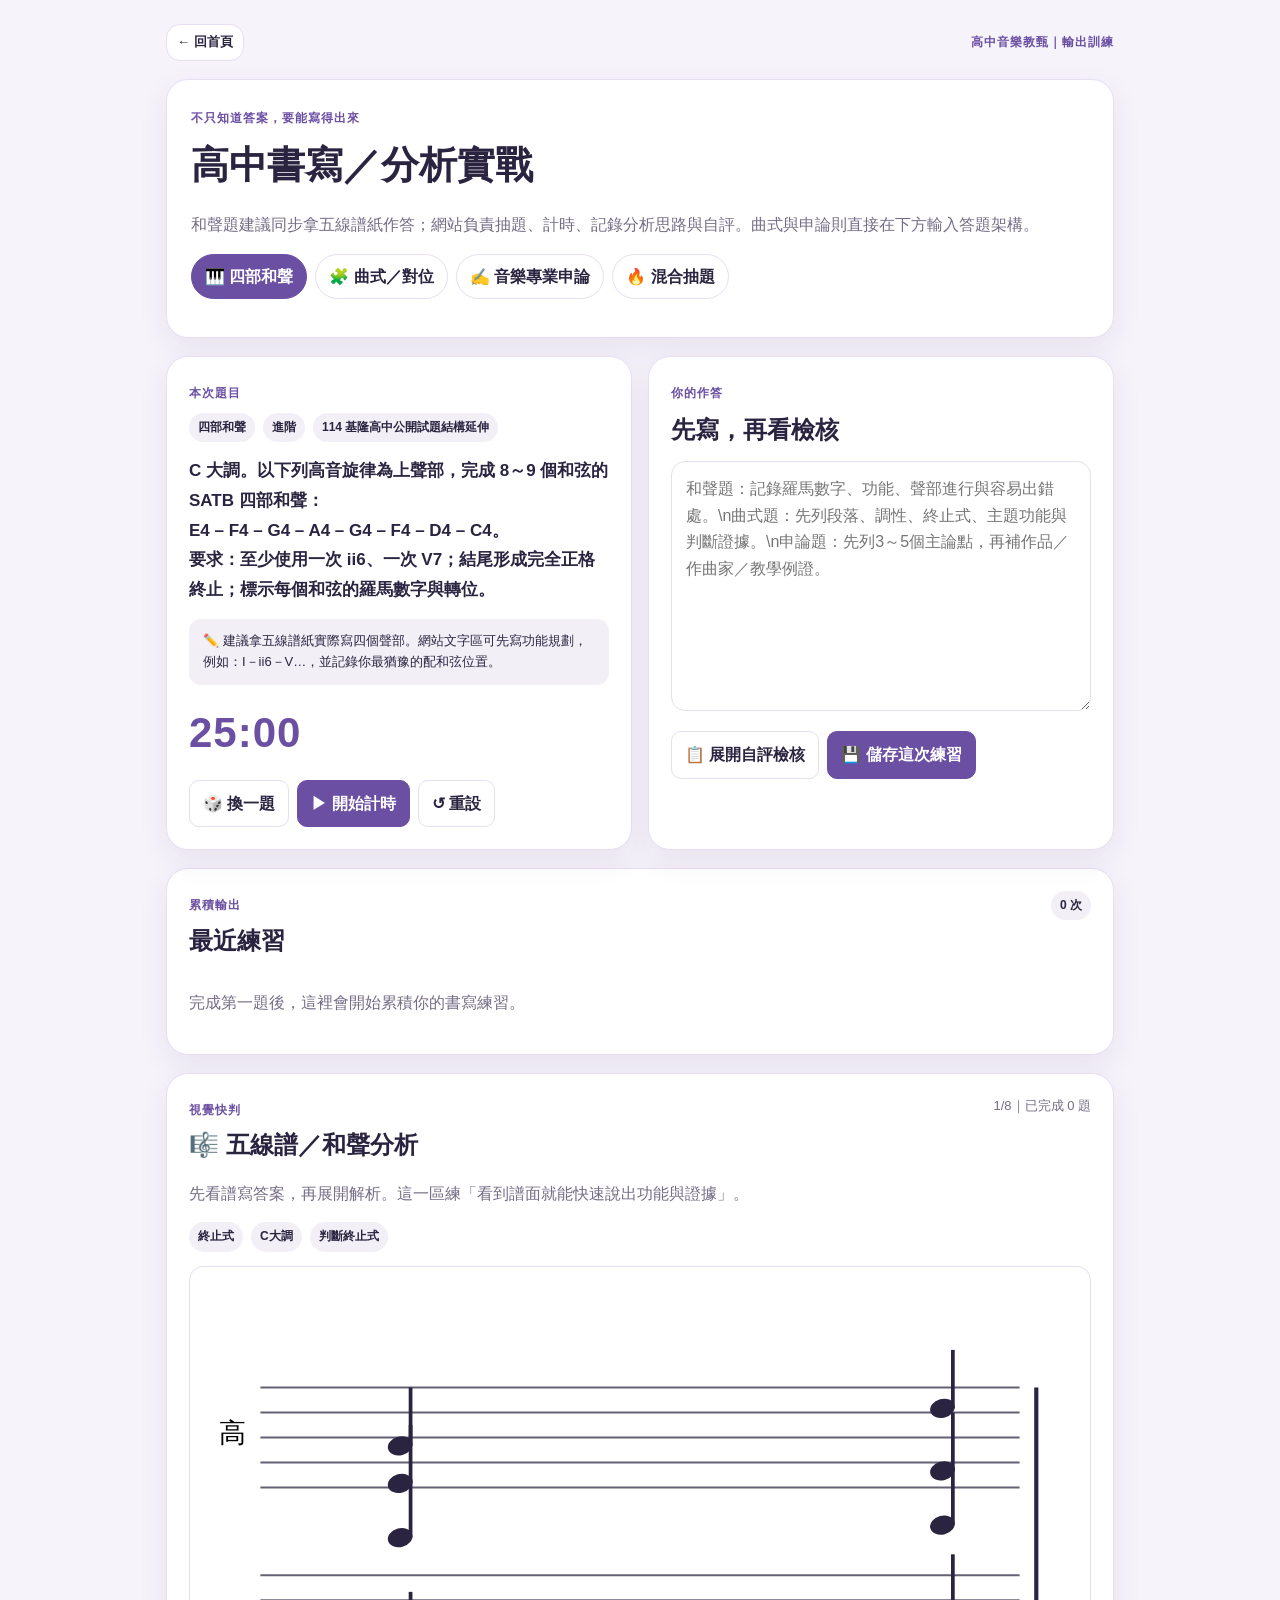
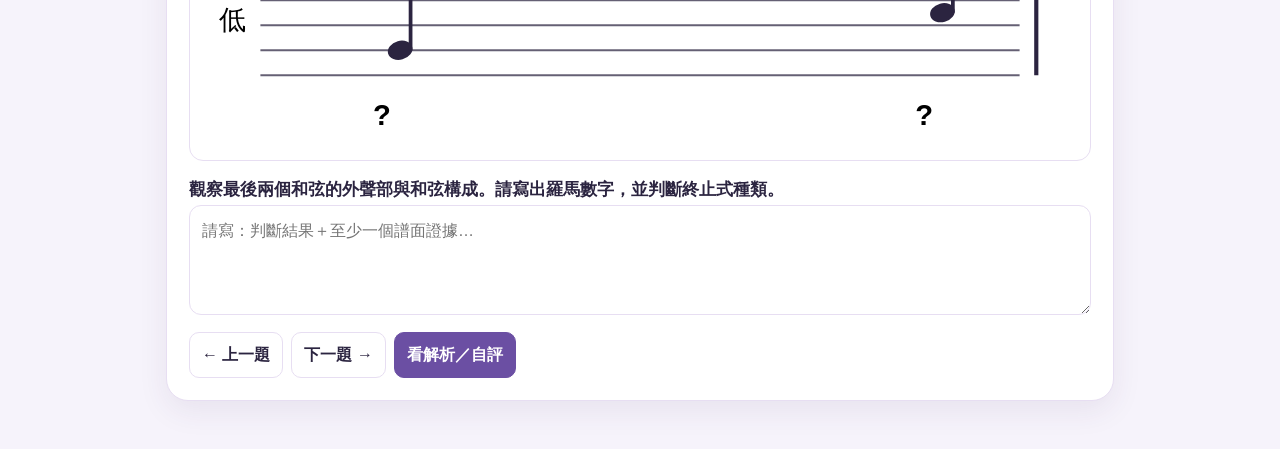
<file: written_practice.html>
<!doctype html>
<html lang="zh-Hant">
<head>
  <meta charset="utf-8">
  <meta name="viewport" content="width=device-width, initial-scale=1, viewport-fit=cover">
  <meta name="theme-color" content="#6b4fa3">
  <title>高中書寫／分析實戰｜中等音樂教甄上岸</title>
  <link rel="stylesheet" href="style.css">
  <style>
    .written-wrap{max-width:980px;margin:0 auto;padding:24px 16px 48px}.written-top{display:flex;align-items:center;justify-content:space-between;gap:12px;margin-bottom:18px}.written-back{text-decoration:none;color:inherit}.written-hero{padding:24px;margin-bottom:18px}.written-hero h1{margin:6px 0 8px;font-size:clamp(25px,4vw,38px)}.written-grid{display:grid;grid-template-columns:1fr 1fr;gap:16px}.written-card{padding:22px}.written-tabs{display:flex;gap:8px;flex-wrap:wrap;margin:14px 0}.written-tab{border:1px solid var(--line);background:var(--panel);color:inherit;border-radius:999px;padding:9px 13px;font-weight:800;cursor:pointer}.written-tab.active{background:var(--brand);color:#fff;border-color:var(--brand)}.written-meta{display:flex;gap:8px;flex-wrap:wrap;margin:8px 0 14px}.written-pill{padding:5px 9px;border-radius:999px;background:var(--soft);font-size:12px;font-weight:800}.written-prompt{font-size:17px;line-height:1.75;font-weight:720;white-space:pre-line}.written-paper{margin-top:14px;padding:12px 14px;border-radius:12px;background:var(--soft);font-size:13px;line-height:1.6}.written-timer{font-size:42px;font-weight:900;color:var(--brand);letter-spacing:1px;margin:14px 0}.written-actions{display:flex;gap:8px;flex-wrap:wrap}.written-actions button,.written-actions a{border:1px solid var(--line);background:var(--panel);color:inherit;border-radius:10px;padding:10px 13px;font-weight:800;cursor:pointer;text-decoration:none}.written-actions .primary-action{background:var(--brand);color:#fff;border-color:var(--brand)}.written-answer{width:100%;min-height:250px;border:1px solid var(--line);border-radius:14px;padding:14px;background:var(--panel);color:inherit;font:inherit;line-height:1.65;resize:vertical}.written-check{margin-top:14px;padding:15px;border:1px solid var(--line);border-radius:14px}.written-check h3{margin-top:0}.written-checklist{display:grid;gap:9px}.written-checklist label{display:flex;gap:9px;align-items:flex-start;line-height:1.5}.written-score{display:flex;gap:10px;align-items:center;justify-content:space-between;margin-top:14px;padding-top:12px;border-top:1px solid var(--line)}.written-history{display:grid;gap:9px}.written-history-row{display:flex;justify-content:space-between;gap:12px;padding:10px 12px;border:1px solid var(--line);border-radius:11px;font-size:13px}.written-history-row small{color:var(--muted)}.written-empty{color:var(--muted)}
    @media(max-width:760px){.written-grid{grid-template-columns:1fr}.written-timer{font-size:34px}.written-top{align-items:flex-start;flex-direction:column}}
  </style>
</head>
<body>
  <div class="written-wrap">
    <div class="written-top">
      <a class="written-back ghost small" href="index.html">← 回首頁</a>
      <span class="eyebrow">高中音樂教甄｜輸出訓練</span>
    </div>

    <section class="card written-hero">
      <span class="eyebrow">不只知道答案，要能寫得出來</span>
      <h1>高中書寫／分析實戰</h1>
      <p class="muted">和聲題建議同步拿五線譜紙作答；網站負責抽題、計時、記錄分析思路與自評。曲式與申論則直接在下方輸入答題架構。</p>
      <div class="written-tabs" id="writtenTabs">
        <button class="written-tab active" data-kind="harmony">🎹 四部和聲</button>
        <button class="written-tab" data-kind="form">🧩 曲式／對位</button>
        <button class="written-tab" data-kind="essay">✍️ 音樂專業申論</button>
        <button class="written-tab" data-kind="all">🔥 混合抽題</button>
      </div>
    </section>

    <div class="written-grid">
      <section class="card written-card">
        <span class="eyebrow">本次題目</span>
        <div class="written-meta"><span id="wpKind" class="written-pill"></span><span id="wpLevel" class="written-pill"></span><span id="wpSource" class="written-pill"></span></div>
        <div id="wpPrompt" class="written-prompt">載入題目中…</div>
        <div id="wpPaperNote" class="written-paper"></div>
        <div id="wpTimer" class="written-timer">20:00</div>
        <div class="written-actions">
          <button id="wpNew">🎲 換一題</button>
          <button id="wpStart" class="primary-action">▶ 開始計時</button>
          <button id="wpReset">↺ 重設</button>
        </div>
      </section>

      <section class="card written-card">
        <span class="eyebrow">你的作答</span>
        <h2 style="margin:6px 0 12px">先寫，再看檢核</h2>
        <textarea id="wpAnswer" class="written-answer" placeholder="和聲題：記錄羅馬數字、功能、聲部進行與容易出錯處。\n曲式題：先列段落、調性、終止式、主題功能與判斷證據。\n申論題：先列3～5個主論點，再補作品／作曲家／教學例證。"></textarea>
        <div class="written-actions" style="margin-top:12px">
          <button id="wpShowCheck">📋 展開自評檢核</button>
          <button id="wpSave" class="primary-action">💾 儲存這次練習</button>
        </div>
        <div id="wpCheck" class="written-check" hidden></div>
      </section>
    </div>

    <section class="card written-card" style="margin-top:18px">
      <div style="display:flex;justify-content:space-between;gap:12px;align-items:flex-start"><div><span class="eyebrow">累積輸出</span><h2 style="margin:5px 0 0">最近練習</h2></div><div id="wpSummary" class="written-pill">0 次</div></div>
      <div id="wpHistory" class="written-history" style="margin-top:14px"></div>
    </section>
  </div>

  <script src="written_practice.js?v=20260818"></script>
  <script src="notation_practice.js?v=20260818b"></script>
</body>
</html>
</file>
<file: style.css>
:root{
  --bg:#f6f3fb;
  --card:#ffffff;
  --text:#2b2440;
  --muted:#756d86;
  --primary:#6b4fa3;
  --primary-2:#8f72c1;
  --border:#e7def2;
  --good:#1d7a5b;
  --bad:#b54242;
  --shadow:0 10px 30px rgba(59,42,94,.08);
  --brand:var(--primary);
  --line:var(--border);
  --panel:var(--card);
  --soft:color-mix(in srgb,var(--primary) 9%,var(--card));
}
*{box-sizing:border-box}
html{scroll-behavior:smooth}
body{margin:0;font-family:-apple-system,BlinkMacSystemFont,"Segoe UI","Noto Sans TC",sans-serif;background:var(--bg);color:var(--text);line-height:1.6}
body.dark{--bg:#17131f;--card:#221c2e;--text:#f5f0ff;--muted:#b8adc8;--primary:#a98adf;--primary-2:#c0a7ea;--border:#3a304b;--shadow:none;--brand:var(--primary);--line:var(--border);--panel:var(--card);--soft:color-mix(in srgb,var(--primary) 12%,var(--card))}
button,textarea{font:inherit}
button{cursor:pointer}
.topbar{position:sticky;top:0;z-index:10;display:flex;align-items:center;justify-content:space-between;padding:14px 20px;background:color-mix(in srgb,var(--bg) 92%,transparent);backdrop-filter:blur(10px);border-bottom:1px solid var(--border)}
.brand{display:flex;align-items:center;gap:12px}.brand-mark{width:42px;height:42px;border-radius:14px;display:grid;place-items:center;background:var(--card);box-shadow:var(--shadow);font-size:22px}.brand h1{font-size:18px;margin:0}.brand p{margin:0;color:var(--muted);font-size:13px}
.container{max-width:1050px;margin:0 auto;padding:22px 16px 70px}.view{display:none}.view.active{display:block}.card{background:var(--card);border:1px solid var(--border);border-radius:22px;box-shadow:var(--shadow)}
/* 核心首頁內容永遠可見；進階模組只能整理／收合，不能讓原始題庫因載入失敗而消失。 */
.hero{display:grid;grid-template-columns:1fr auto;gap:20px;align-items:center;padding:26px}.hero h2{font-size:clamp(24px,5vw,38px);line-height:1.25;margin:6px 0 10px}.eyebrow{font-size:12px;font-weight:800;letter-spacing:.08em;color:var(--primary);text-transform:uppercase}.muted{color:var(--muted)}.hero-note{margin-bottom:0;color:var(--muted)}.hero-kpi{width:130px;height:130px;border-radius:30px;background:linear-gradient(145deg,var(--primary),var(--primary-2));color:white;display:flex;flex-direction:column;align-items:center;justify-content:center}.hero-kpi span{font-size:44px;font-weight:900;line-height:1}.hero-kpi small{margin-top:8px}
.stats-grid{display:grid;grid-template-columns:repeat(6,1fr);gap:12px;margin:16px 0}.stat{padding:16px;min-height:125px}.stat .icon{font-size:24px}.stat .label{color:var(--muted);font-size:13px;margin-top:8px}.stat .value{font-size:25px;font-weight:850}.stat .value small{font-size:13px;color:var(--muted)}.stat .text-value{font-size:17px;line-height:1.3;margin-top:7px}
.section-card{padding:22px;margin-top:16px}.section-title{display:flex;align-items:center;justify-content:space-between;gap:16px}.section-title h3{margin:3px 0 0;font-size:21px}.mode-grid{display:grid;grid-template-columns:repeat(3,1fr);gap:12px;margin-top:16px}.mode-card{border:1px solid var(--border);background:var(--card);color:var(--text);border-radius:18px;padding:18px;text-align:left;min-height:120px;transition:.15s ease}.mode-card:hover{transform:translateY(-2px);border-color:var(--primary)}.mode-card.featured{background:linear-gradient(145deg,color-mix(in srgb,var(--primary) 12%,var(--card)),var(--card));border-color:color-mix(in srgb,var(--primary) 45%,var(--border))}.mode-icon{font-size:27px;display:block;margin-bottom:10px}.mode-card b{display:block;font-size:17px}.mode-card small{display:block;color:var(--muted);margin-top:4px;line-height:1.35}
.primary,.ghost{border-radius:14px;padding:11px 16px;border:1px solid transparent;font-weight:800}.primary{background:var(--primary);color:white}.primary:hover{filter:brightness(1.05)}.ghost{background:var(--card);color:var(--text);border-color:var(--border)}.ghost:hover{border-color:var(--primary)}.small{padding:7px 10px;font-size:13px}.danger{color:var(--bad)}.wide{width:100%}
.notice{padding:18px 20px;margin-top:16px}.notice p{margin:5px 0 0;color:var(--muted)}
.quiz-head{display:flex;align-items:center;gap:14px;margin-bottom:14px}.progress-wrap{flex:1}.progress-meta{display:flex;justify-content:space-between;font-size:13px;color:var(--muted);margin-bottom:6px}.progress{height:9px;border-radius:999px;background:var(--border);overflow:hidden}.progress>div{height:100%;width:0;background:var(--primary);transition:width .2s}
.question-card{padding:24px}.question-meta{display:flex;flex-wrap:wrap;gap:8px;margin-bottom:14px}.pill{font-size:12px;font-weight:800;border-radius:999px;padding:5px 10px;background:color-mix(in srgb,var(--primary) 14%,var(--card));color:var(--primary)}.pill.subtle{background:var(--bg);color:var(--muted)}.question-card h2{font-size:clamp(21px,4vw,30px);line-height:1.45;margin:10px 0 20px}.options{display:grid;gap:10px}.option-btn{width:100%;text-align:left;border:1px solid var(--border);background:var(--card);color:var(--text);border-radius:16px;padding:15px 16px}.option-btn:hover:not(:disabled){border-color:var(--primary)}.option-btn.correct{border-color:var(--good);background:color-mix(in srgb,var(--good) 10%,var(--card))}.option-btn.wrong{border-color:var(--bad);background:color-mix(in srgb,var(--bad) 9%,var(--card))}.option-btn:disabled{cursor:default}.feedback{margin:18px 0;padding:16px;border-radius:16px;background:var(--bg);border:1px solid var(--border)}.feedback-title{font-weight:900;margin-bottom:6px}.source-box{font-size:12px;color:var(--muted);margin-top:10px;border-top:1px dashed var(--border);padding-top:8px}.hidden{display:none!important}
.result-card{max-width:620px;margin:40px auto;padding:34px;text-align:center}.result-emoji{font-size:48px}.score-big{font-size:58px;font-weight:900;color:var(--primary);line-height:1.1}.score-big small{font-size:22px}.result-actions{display:flex;justify-content:center;gap:10px;margin-top:20px}
.essay-tools{margin:12px 0}.essay-tools label{font-weight:800;display:block;margin-bottom:8px}.essay-tools textarea{width:100%;resize:vertical;border:1px solid var(--border);border-radius:16px;background:var(--bg);color:var(--text);padding:14px;outline:none}.essay-tools textarea:focus{border-color:var(--primary)}
.weakness-list{display:grid;gap:10px;margin-top:14px}.weak-row{display:grid;grid-template-columns:minmax(120px,1fr) 2fr auto;align-items:center;gap:10px}.weak-bar{height:9px;border-radius:999px;background:var(--border);overflow:hidden}.weak-bar>span{display:block;height:100%;background:var(--primary)}.weak-label{font-size:13px}.weak-score{font-size:12px;color:var(--muted)}
footer{display:flex;justify-content:center;flex-wrap:wrap;gap:6px;padding:24px 16px;color:var(--muted);font-size:12px}
@media(max-width:900px){.stats-grid{grid-template-columns:repeat(3,1fr)}}
@media(max-width:680px){
  .topbar{padding:10px 12px;gap:6px}.brand{min-width:0;flex:1}.brand-mark{width:36px;height:36px;border-radius:11px}.brand h1{font-size:16px;white-space:nowrap}.brand p{display:none}.topbar .ghost.small{padding:6px 8px}
  .container{padding:10px 10px 54px}.hero{grid-template-columns:1fr auto;padding:16px;gap:10px;border-radius:18px}.hero h2{font-size:22px;margin:4px 0 6px}.hero .muted{font-size:12px;margin:0}.hero-kpi{width:64px;height:64px;min-height:64px;border-radius:16px}.hero-kpi span{font-size:22px}.hero-kpi small{font-size:10px;margin-top:3px}
  #homeCategoryNav{display:flex!important;grid-template-columns:none!important;overflow-x:auto;overscroll-behavior-x:contain;scrollbar-width:none;gap:6px!important;margin:8px -2px 10px!important;padding:2px!important;scroll-snap-type:x proximity}#homeCategoryNav::-webkit-scrollbar{display:none}#homeCategoryNav button{flex:0 0 auto;min-width:92px;padding:9px 10px!important;scroll-snap-align:start;white-space:nowrap}
  .sub-nav-panel{padding:10px!important;margin-bottom:12px!important;border-radius:14px!important}.sub-head{margin-bottom:8px!important}.sub-head b{font-size:14px}.sub-head small{font-size:11px;line-height:1.35}.sub-grid{grid-template-columns:1fr 1fr!important;gap:6px!important}.sub-grid button{padding:9px!important}.sub-grid button b{font-size:13px}.sub-grid button small{font-size:10px;line-height:1.3}
  .stats-grid{grid-template-columns:repeat(2,1fr);gap:8px;margin:10px 0}.stat{padding:12px;min-height:96px}.stat .icon{font-size:20px}.stat .label{margin-top:4px}.stat .value{font-size:21px}
  .mode-grid{grid-template-columns:1fr;gap:8px;margin-top:10px}.mode-card{min-height:auto;padding:13px;border-radius:14px}.mode-icon{display:inline-block;font-size:20px;margin:0 7px 0 0}.mode-card b{display:inline;font-size:15px}.mode-card small{margin:3px 0 0 28px}
  .section-card{padding:14px;margin-top:10px;border-radius:17px}.section-title h3{font-size:18px}.question-card{padding:16px}.weak-row{grid-template-columns:1fr auto}.weak-bar{grid-column:1/-1}
  .mt-srs{padding:14px!important;margin-bottom:10px!important}.mt-srs-grid{gap:8px!important}.mt-due{padding:13px!important}.mt-due strong{font-size:32px!important}.mt-state{padding:9px!important}.mt-state b{font-size:18px!important}
}
</file>
